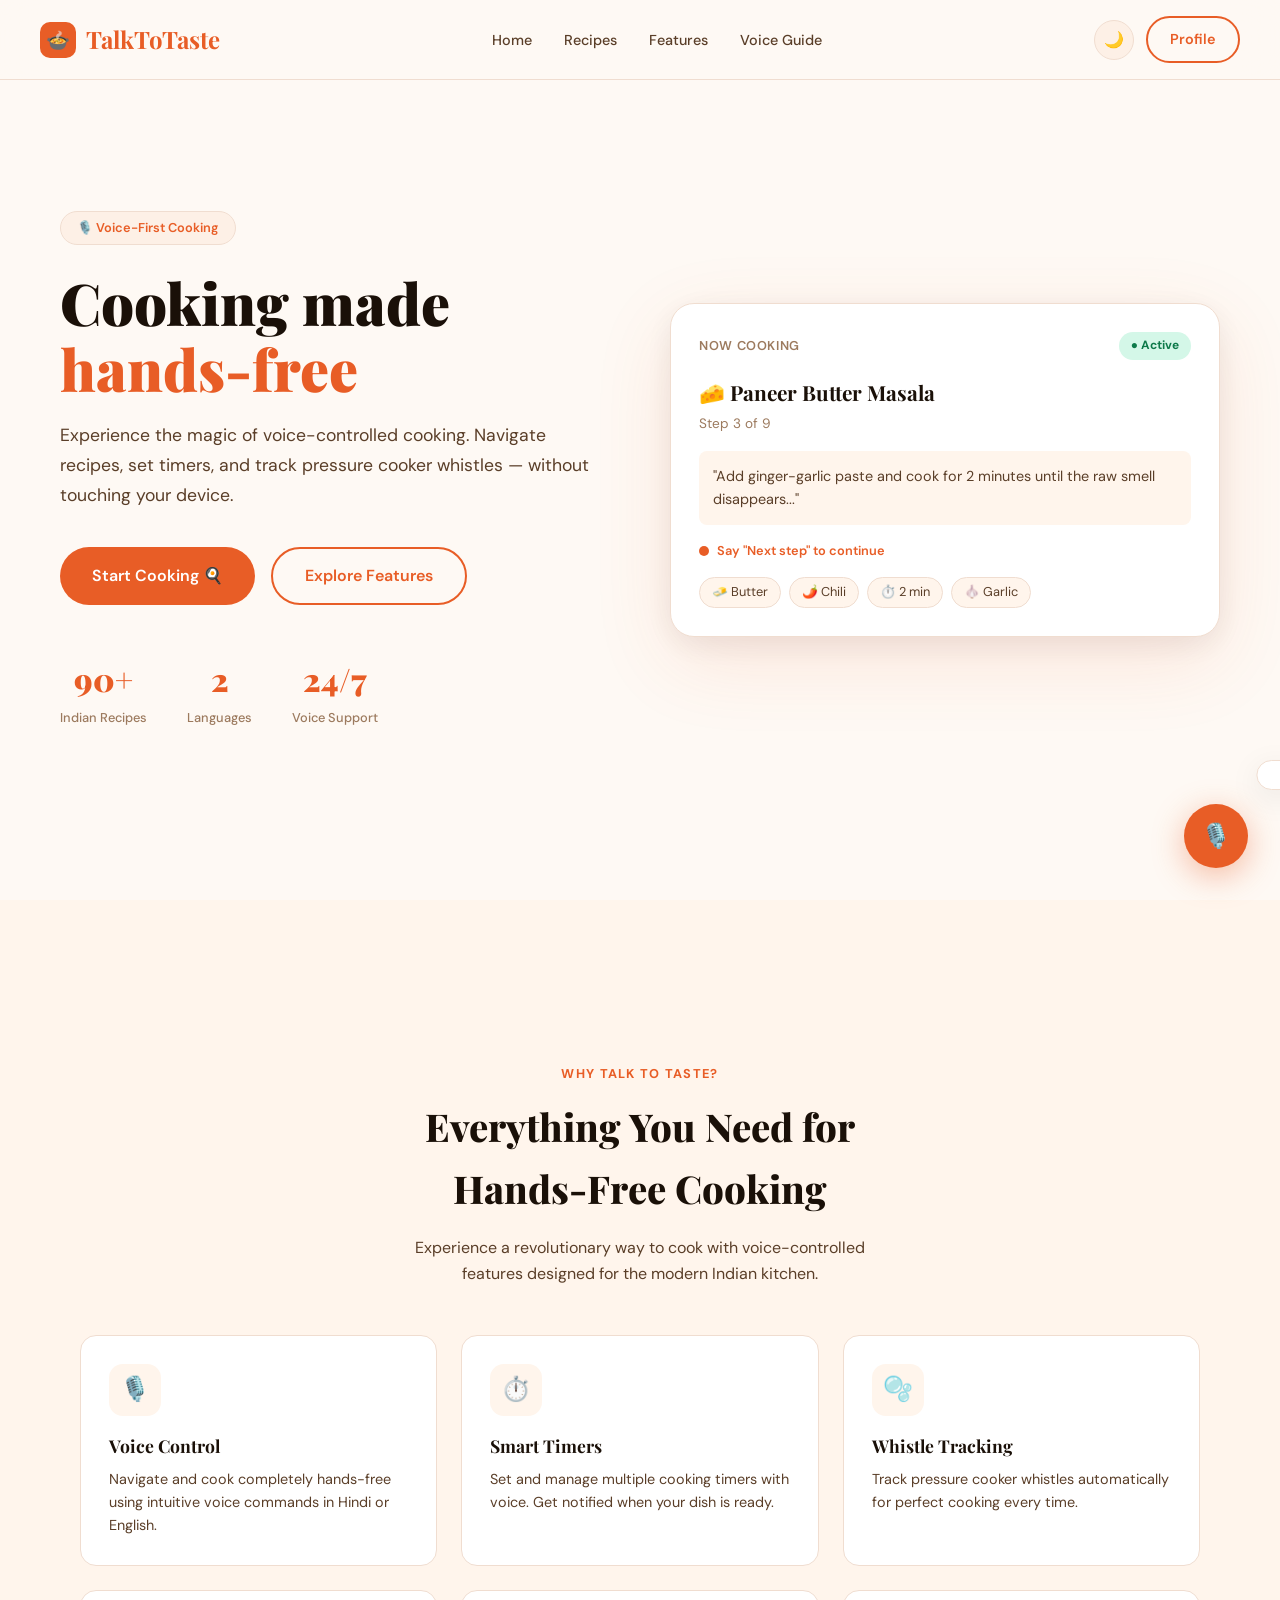
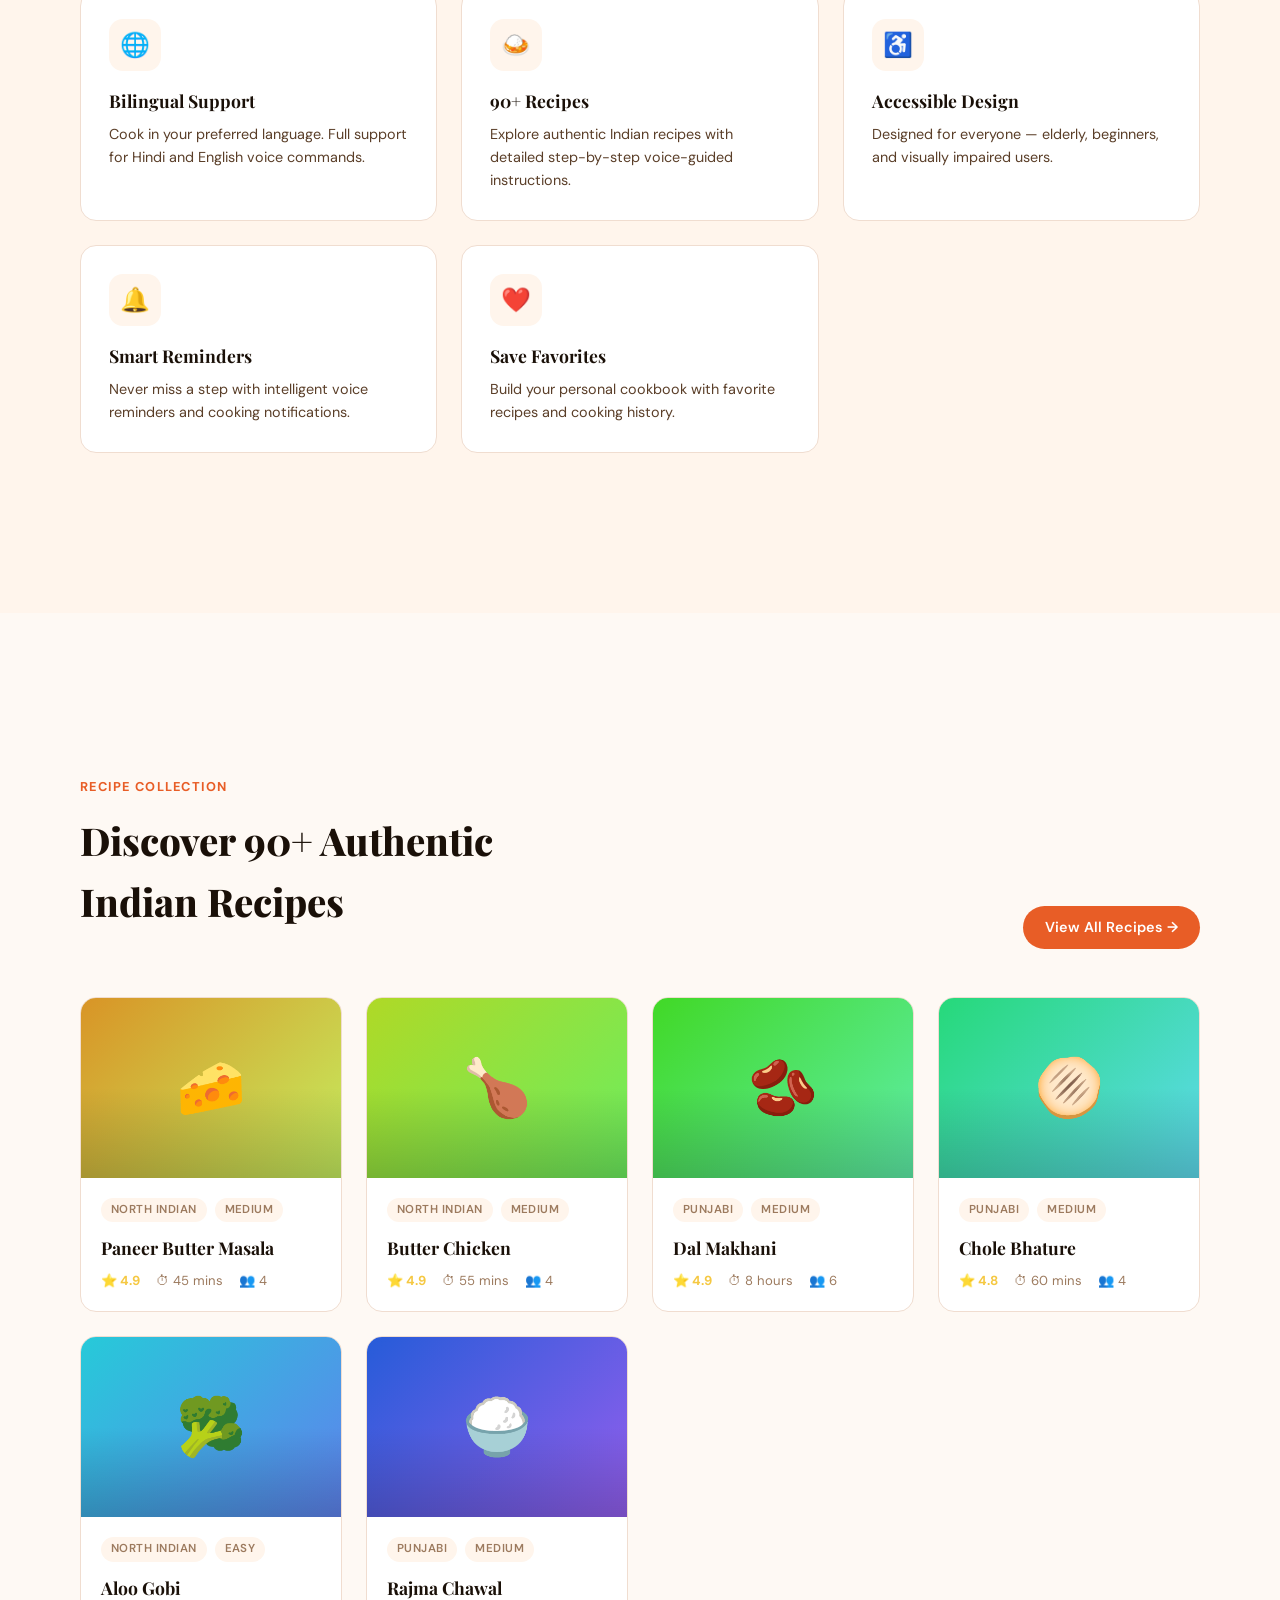
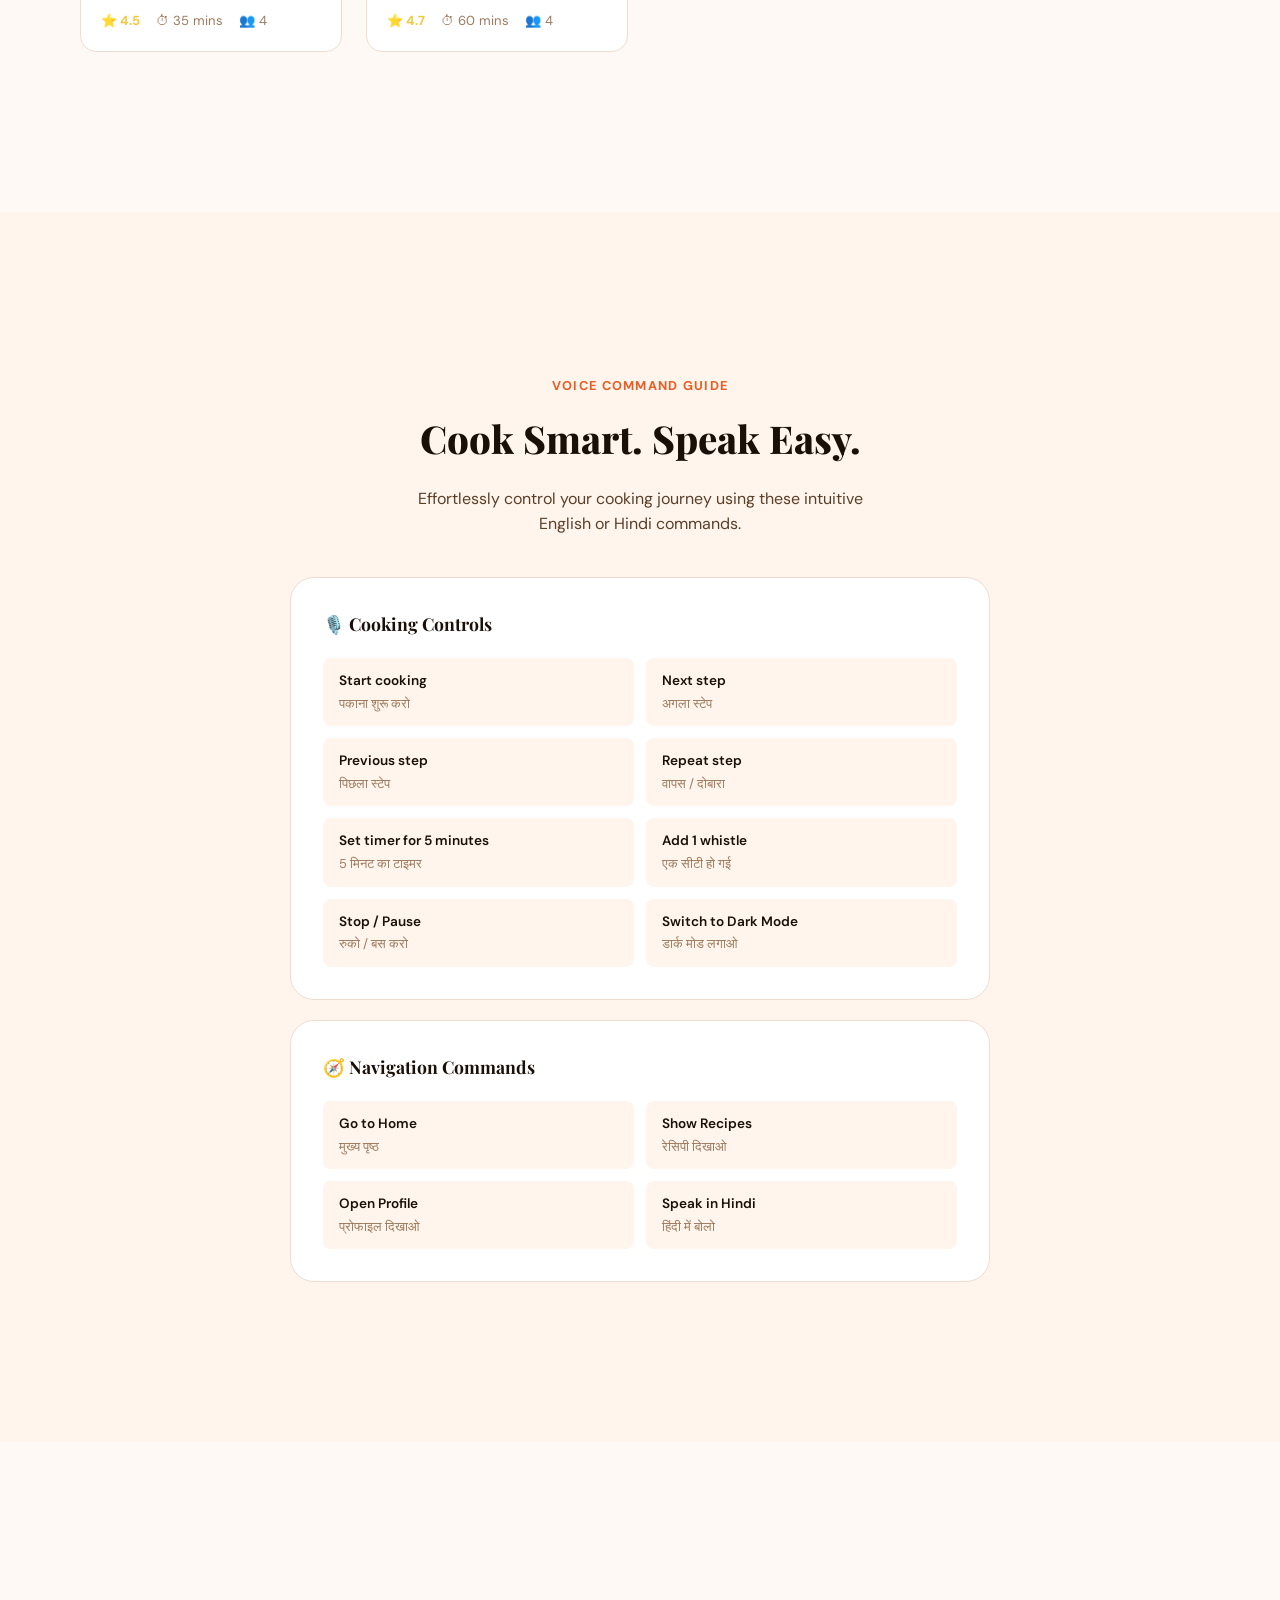
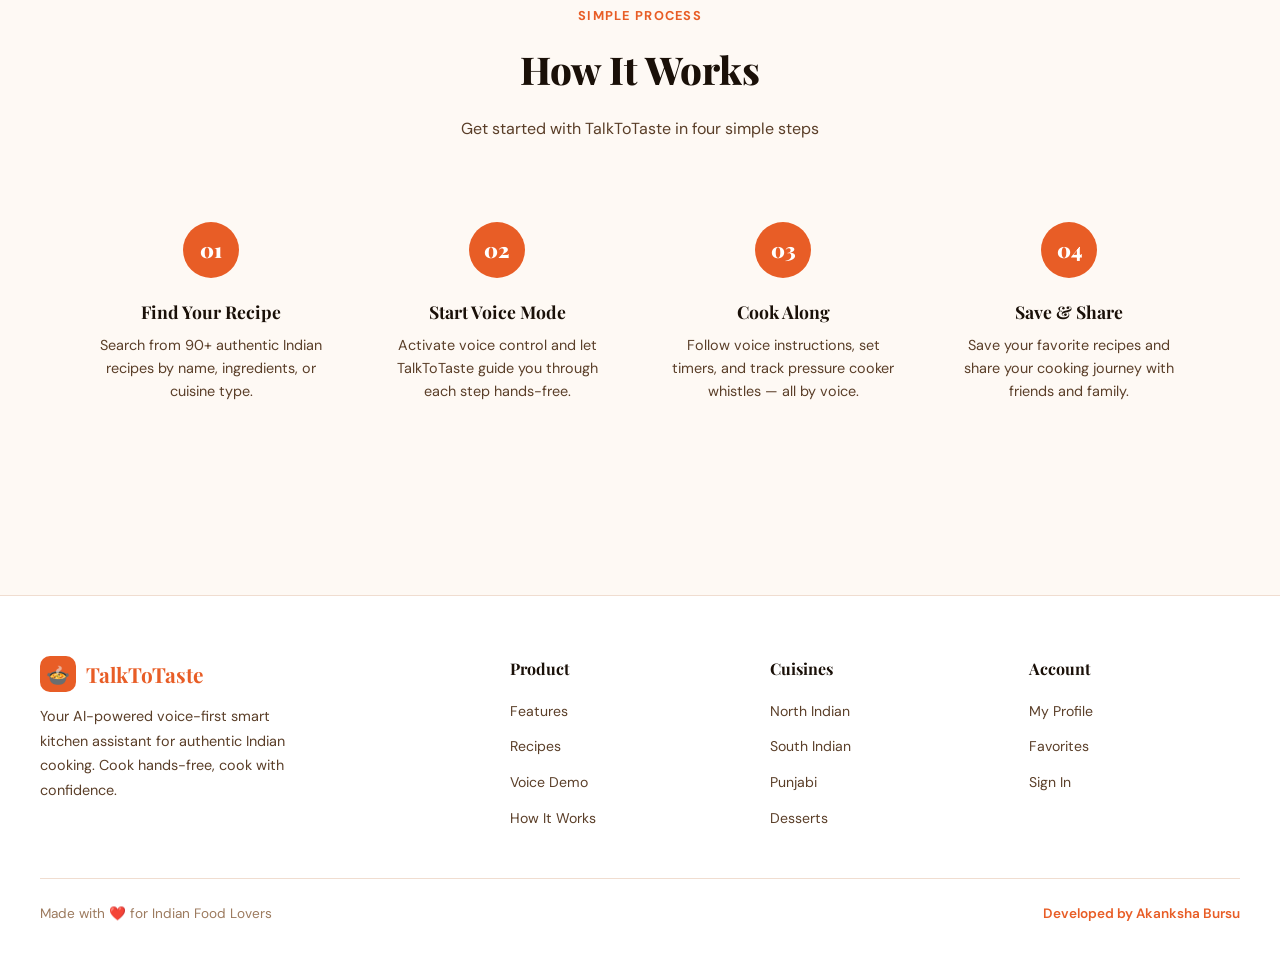
<file: index.html>
<!DOCTYPE html>
<html lang="en">
<head>
  <meta charset="UTF-8" />
  <meta name="viewport" content="width=device-width, initial-scale=1, maximum-scale=1, user-scalable=no" />
  <meta name="description" content="Your AI-powered voice-first smart kitchen assistant for authentic Indian cooking. Cook hands-free with step-by-step voice guidance in Hindi and English." />
  <meta name="keywords" content="cooking assistant, voice cooking, Indian recipes, hands-free cooking, AI kitchen, Hindi recipes" />
  <title>TalkToTaste – Voice Controlled Cooking Assistant</title>
  <link rel="stylesheet" href="css/style.css" />
  <link rel="preconnect" href="https://fonts.googleapis.com" />
  <link href="https://fonts.googleapis.com/css2?family=Playfair+Display:wght@400;600;700;900&family=DM+Sans:wght@300;400;500;600&display=swap" rel="stylesheet" />
  <style>
    .hero-section {
      min-height: 100vh;
      display: grid;
      grid-template-columns: 1fr 1fr;
      align-items: center;
      padding: 100px 60px 60px;
      max-width: 1300px;
      margin: 0 auto;
      gap: 60px;
    }
    @media (max-width: 900px) {
      .hero-section { grid-template-columns: 1fr; padding: 100px 24px 60px; }
      .hero-right { display: none; }
    }
    .section-center { text-align: center; }
    .section-center .section-subtitle { margin: 0 auto; }
    .voice-demo-box {
      background: var(--surface);
      border: 1px solid var(--border);
      border-radius: var(--radius-lg);
      padding: 32px;
      max-width: 700px;
      margin: 40px auto 0;
    }
    .voice-demo-box h3 {
      font-family: var(--font-display);
      font-size: 1.1rem;
      font-weight: 700;
      margin-bottom: 20px;
      color: var(--text);
    }
    .cmd-grid {
      display: grid;
      grid-template-columns: 1fr 1fr;
      gap: 12px;
    }
    .cmd-item {
      background: var(--bg2);
      border-radius: var(--radius-sm);
      padding: 12px 16px;
      font-size: 0.85rem;
    }
    .cmd-item .en { color: var(--text); font-weight: 600; }
    .cmd-item .hi { color: var(--text3); font-size: 0.8rem; margin-top: 2px; }
    @media (max-width: 500px) { .cmd-grid { grid-template-columns: 1fr; } }
  </style>
</head>
<body>

<!-- NAVBAR -->
<nav class="navbar">
  <a href="index.html" class="navbar-brand">
    <div class="logo-icon">🍲</div>
    TalkToTaste
  </a>
  <ul class="navbar-links">
    <li><a href="index.html">Home</a></li>
    <li><a href="recipes.html">Recipes</a></li>
    <li><a href="#features">Features</a></li>
    <li><a href="#voice-demo">Voice Guide</a></li>
  </ul>
  <div class="navbar-actions">
    <button class="theme-btn" onclick="toggleTheme()" title="Toggle dark mode">🌙</button>
    <a href="profile.html" class="btn btn-outline">Profile</a>
  </div>
</nav>

<!-- HERO -->
<div class="hero-section">
  <div class="hero-left">
    <div class="hero-badge">🎙️ Voice-First Cooking</div>
    <h1 style="font-family:var(--font-display);font-size:clamp(2.4rem,4.5vw,3.8rem);font-weight:900;line-height:1.15;margin-bottom:20px;animation:fadeInUp 0.6s ease both;">
      Cooking made <span style="color:var(--primary)">hands-free</span>
    </h1>
    <p style="font-size:1.1rem;color:var(--text2);margin-bottom:36px;line-height:1.7;animation:fadeInUp 0.6s ease 0.1s both;">
      Experience the magic of voice-controlled cooking. Navigate recipes, set timers, and track pressure cooker whistles — without touching your device.
    </p>
    <div style="display:flex;gap:16px;flex-wrap:wrap;animation:fadeInUp 0.6s ease 0.2s both;">
      <a href="recipes.html" class="btn btn-primary" style="font-size:1rem;padding:14px 32px;">Start Cooking 🍳</a>
      <a href="#features" class="btn btn-outline" style="font-size:1rem;padding:14px 32px;">Explore Features</a>
    </div>
    <div class="hero-stats" style="margin-top:48px;animation:fadeInUp 0.6s ease 0.3s both;">
      <div class="stat"><span class="stat-num">90+</span><span class="stat-label">Indian Recipes</span></div>
      <div class="stat"><span class="stat-num">2</span><span class="stat-label">Languages</span></div>
      <div class="stat"><span class="stat-num">24/7</span><span class="stat-label">Voice Support</span></div>
    </div>
  </div>

  <div class="hero-right">
    <!-- Live Demo Card -->
    <div class="cooking-card" style="animation:fadeInUp 0.7s ease 0.3s both;">
      <div class="card-header">
        <span class="card-title">Now Cooking</span>
        <span class="status-badge">● Active</span>
      </div>
      <div class="recipe-name">🧀 Paneer Butter Masala</div>
      <div class="step-info">Step 3 of 9</div>
      <div class="step-text">
        "Add ginger-garlic paste and cook for 2 minutes until the raw smell disappears..."
      </div>
      <div class="voice-hint">
        <div class="pulse-dot"></div>
        Say "Next step" to continue
      </div>
      <div class="ingredient-chips">
        <span class="chip">🧈 Butter</span>
        <span class="chip">🌶️ Chili</span>
        <span class="chip">⏱️ 2 min</span>
        <span class="chip">🧄 Garlic</span>
      </div>
    </div>
  </div>
</div>

<!-- FEATURES -->
<section id="features" style="background:var(--bg2);padding:80px 0;">
  <div class="section">
    <div class="section-center">
      <span class="section-tag">Why Talk to Taste?</span>
      <h2 class="section-title">Everything You Need for<br>Hands-Free Cooking</h2>
      <p class="section-subtitle">Experience a revolutionary way to cook with voice-controlled features designed for the modern Indian kitchen.</p>
    </div>
    <div class="features-grid">
      <div class="feature-card">
        <div class="feature-icon">🎙️</div>
        <div class="feature-title">Voice Control</div>
        <p class="feature-desc">Navigate and cook completely hands-free using intuitive voice commands in Hindi or English.</p>
      </div>
      <div class="feature-card">
        <div class="feature-icon">⏱️</div>
        <div class="feature-title">Smart Timers</div>
        <p class="feature-desc">Set and manage multiple cooking timers with voice. Get notified when your dish is ready.</p>
      </div>
      <div class="feature-card">
        <div class="feature-icon">🫧</div>
        <div class="feature-title">Whistle Tracking</div>
        <p class="feature-desc">Track pressure cooker whistles automatically for perfect cooking every time.</p>
      </div>
      <div class="feature-card">
        <div class="feature-icon">🌐</div>
        <div class="feature-title">Bilingual Support</div>
        <p class="feature-desc">Cook in your preferred language. Full support for Hindi and English voice commands.</p>
      </div>
      <div class="feature-card">
        <div class="feature-icon">🍛</div>
        <div class="feature-title">90+ Recipes</div>
        <p class="feature-desc">Explore authentic Indian recipes with detailed step-by-step voice-guided instructions.</p>
      </div>
      <div class="feature-card">
        <div class="feature-icon">♿</div>
        <div class="feature-title">Accessible Design</div>
        <p class="feature-desc">Designed for everyone — elderly, beginners, and visually impaired users.</p>
      </div>
      <div class="feature-card">
        <div class="feature-icon">🔔</div>
        <div class="feature-title">Smart Reminders</div>
        <p class="feature-desc">Never miss a step with intelligent voice reminders and cooking notifications.</p>
      </div>
      <div class="feature-card">
        <div class="feature-icon">❤️</div>
        <div class="feature-title">Save Favorites</div>
        <p class="feature-desc">Build your personal cookbook with favorite recipes and cooking history.</p>
      </div>
    </div>
  </div>
</section>

<!-- RECIPE PREVIEW -->
<section style="padding:80px 0;">
  <div class="section">
    <div style="display:flex;align-items:flex-end;justify-content:space-between;flex-wrap:wrap;gap:16px;margin-bottom:48px;">
      <div>
        <span class="section-tag">Recipe Collection</span>
        <h2 class="section-title">Discover 90+ Authentic<br>Indian Recipes</h2>
      </div>
      <a href="recipes.html" class="btn btn-primary">View All Recipes →</a>
    </div>
    <div class="recipes-grid" id="recipeGrid"></div>
  </div>
</section>

<!-- VOICE COMMANDS -->
<section id="voice-demo" style="background:var(--bg2);padding:80px 0;">
  <div class="section">
    <div class="section-center">
      <span class="section-tag">Voice Command Guide</span>
      <h2 class="section-title">Cook Smart. Speak Easy.</h2>
      <p class="section-subtitle">Effortlessly control your cooking journey using these intuitive English or Hindi commands.</p>
    </div>
    <div class="voice-demo-box">
      <h3>🎙️ Cooking Controls</h3>
      <div class="cmd-grid">
        <div class="cmd-item"><div class="en">Start cooking</div><div class="hi">पकाना शुरू करो</div></div>
        <div class="cmd-item"><div class="en">Next step</div><div class="hi">अगला स्टेप</div></div>
        <div class="cmd-item"><div class="en">Previous step</div><div class="hi">पिछला स्टेप</div></div>
        <div class="cmd-item"><div class="en">Repeat step</div><div class="hi">वापस / दोबारा</div></div>
        <div class="cmd-item"><div class="en">Set timer for 5 minutes</div><div class="hi">5 मिनट का टाइमर</div></div>
        <div class="cmd-item"><div class="en">Add 1 whistle</div><div class="hi">एक सीटी हो गई</div></div>
        <div class="cmd-item"><div class="en">Stop / Pause</div><div class="hi">रुको / बस करो</div></div>
        <div class="cmd-item"><div class="en">Switch to Dark Mode</div><div class="hi">डार्क मोड लगाओ</div></div>
      </div>
    </div>
    <div class="voice-demo-box" style="margin-top:20px;">
      <h3>🧭 Navigation Commands</h3>
      <div class="cmd-grid">
        <div class="cmd-item"><div class="en">Go to Home</div><div class="hi">मुख्य पृष्ठ</div></div>
        <div class="cmd-item"><div class="en">Show Recipes</div><div class="hi">रेसिपी दिखाओ</div></div>
        <div class="cmd-item"><div class="en">Open Profile</div><div class="hi">प्रोफाइल दिखाओ</div></div>
        <div class="cmd-item"><div class="en">Speak in Hindi</div><div class="hi">हिंदी में बोलो</div></div>
      </div>
    </div>
  </div>
</section>

<!-- HOW IT WORKS -->
<section id="how-it-works" style="padding:80px 0;">
  <div class="section">
    <div class="section-center">
      <span class="section-tag">Simple Process</span>
      <h2 class="section-title">How It Works</h2>
      <p class="section-subtitle">Get started with TalkToTaste in four simple steps</p>
    </div>
    <div class="steps-grid">
      <div class="step-card">
        <div class="step-num">01</div>
        <div class="step-title">Find Your Recipe</div>
        <p class="step-desc">Search from 90+ authentic Indian recipes by name, ingredients, or cuisine type.</p>
      </div>
      <div class="step-card">
        <div class="step-num">02</div>
        <div class="step-title">Start Voice Mode</div>
        <p class="step-desc">Activate voice control and let TalkToTaste guide you through each step hands-free.</p>
      </div>
      <div class="step-card">
        <div class="step-num">03</div>
        <div class="step-title">Cook Along</div>
        <p class="step-desc">Follow voice instructions, set timers, and track pressure cooker whistles — all by voice.</p>
      </div>
      <div class="step-card">
        <div class="step-num">04</div>
        <div class="step-title">Save & Share</div>
        <p class="step-desc">Save your favorite recipes and share your cooking journey with friends and family.</p>
      </div>
    </div>
  </div>
</section>

<!-- FOOTER -->
<footer>
  <div class="footer-grid">
    <div class="footer-brand">
      <div class="navbar-brand" style="font-size:1.3rem;">
        <div class="logo-icon">🍲</div> TalkToTaste
      </div>
      <p>Your AI-powered voice-first smart kitchen assistant for authentic Indian cooking. Cook hands-free, cook with confidence.</p>
    </div>
    <div class="footer-col">
      <h4>Product</h4>
      <ul>
        <li><a href="#features">Features</a></li>
        <li><a href="recipes.html">Recipes</a></li>
        <li><a href="#voice-demo">Voice Demo</a></li>
        <li><a href="#how-it-works">How It Works</a></li>
      </ul>
    </div>
    <div class="footer-col">
      <h4>Cuisines</h4>
      <ul>
        <li><a href="recipes.html?cuisine=north-indian">North Indian</a></li>
        <li><a href="recipes.html?cuisine=south-indian">South Indian</a></li>
        <li><a href="recipes.html?cuisine=punjabi">Punjabi</a></li>
        <li><a href="recipes.html?cuisine=desserts">Desserts</a></li>
      </ul>
    </div>
    <div class="footer-col">
      <h4>Account</h4>
      <ul>
        <li><a href="profile.html">My Profile</a></li>
        <li><a href="profile.html">Favorites</a></li>
        <li><a href="login.html">Sign In</a></li>
      </ul>
    </div>
  </div>
  <div class="footer-bottom">
    <span>Made with ❤️ for Indian Food Lovers</span>
    <span style="font-weight:600;color:var(--primary);">Developed by Akanksha Bursu</span>
  </div>
</footer>

<!-- Voice FAB -->
<div class="voice-indicator">
  <button class="mic-btn" id="micBtn" onclick="voice.toggle()" title="Start voice control">🎙️</button>
</div>
<div class="toast" id="toast"></div>

<script src="js/recipes.js"></script>
<script src="js/timer.js"></script>
<script src="js/voice.js"></script>
<script>
  // Render preview recipes
  const grid = document.getElementById('recipeGrid');
  RECIPES.slice(0, 6).forEach(r => {
    const card = document.createElement('a');
    card.href = `recipe-detail.html?id=${r.id}`;
    card.className = 'recipe-card';
    card.innerHTML = `
      <div class="recipe-thumb" style="background:linear-gradient(135deg,hsl(${r.id*37},70%,50%),hsl(${r.id*37+40},80%,65%));">
        <span style="font-size:3.5rem;position:relative;z-index:1;">${r.emoji}</span>
      </div>
      <div class="recipe-info">
        <div class="recipe-tags">
          <span class="tag">${r.cuisine}</span>
          <span class="tag">${r.difficulty}</span>
        </div>
        <div class="recipe-card-title">${r.name}</div>
        <div class="recipe-meta">
          <span class="recipe-rating">⭐ ${r.rating}</span>
          <span>⏱ ${r.time}</span>
          <span>👥 ${r.servings}</span>
        </div>
      </div>`;
    grid.appendChild(card);
  });

  // Voice status
  const micBtn = document.getElementById('micBtn');
  voice.onStatusChange = (listening) => {
    micBtn.classList.toggle('listening', listening);
    micBtn.textContent = listening ? '⏹️' : '🎙️';
  };
  voice.onCommand = (text) => {
    showToast(`🎙️ "${text}"`);
  };

  // Theme toggle
  function toggleTheme() {
    const isDark = document.body.getAttribute('data-theme') === 'dark';
    if (isDark) { document.body.removeAttribute('data-theme'); localStorage.setItem('theme','light'); }
    else { document.body.setAttribute('data-theme','dark'); localStorage.setItem('theme','dark'); }
  }
</script>
</body>
</html>
</file>
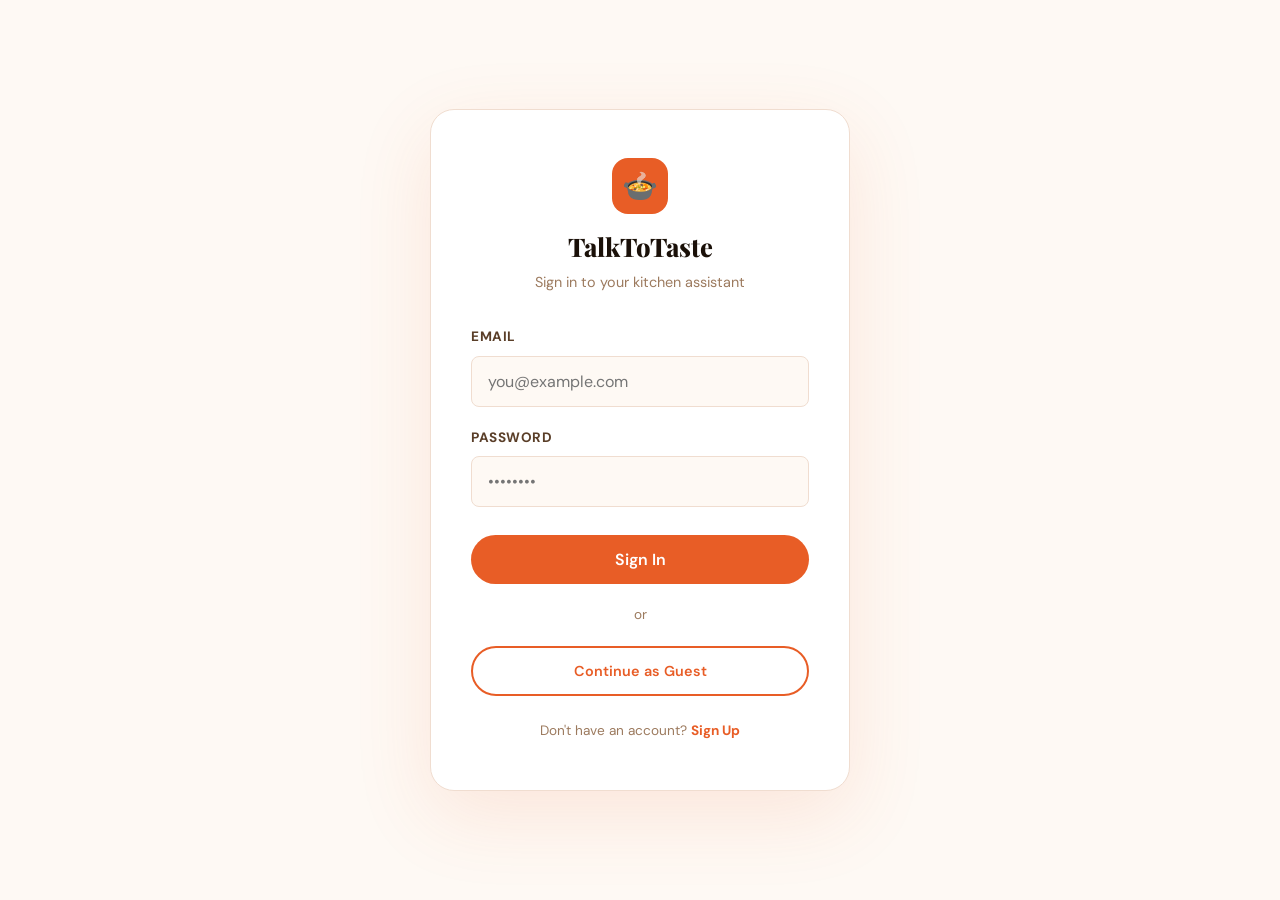
<file: login.html>
<!DOCTYPE html>
<html lang="en">
<head>
  <meta charset="UTF-8" />
  <meta name="viewport" content="width=device-width, initial-scale=1" />
  <title>Sign In – TalkToTaste</title>
  <link rel="stylesheet" href="css/style.css" />
  <link href="https://fonts.googleapis.com/css2?family=Playfair+Display:wght@400;600;700;900&family=DM+Sans:wght@300;400;500;600&display=swap" rel="stylesheet" />
  <style>
    .login-page { min-height: 100vh; display: flex; align-items: center; justify-content: center; padding: 40px 20px; }
    .login-card { background: var(--surface); border: 1px solid var(--border); border-radius: var(--radius-lg); padding: 48px 40px; width: 100%; max-width: 420px; box-shadow: 0 24px 80px var(--shadow); }
    .login-logo { text-align: center; margin-bottom: 32px; }
    .login-logo .logo-icon { width: 56px; height: 56px; background: var(--primary); border-radius: 16px; display: flex; align-items: center; justify-content: center; font-size: 1.8rem; margin: 0 auto 12px; }
    .form-group { margin-bottom: 20px; }
    .form-group label { display: block; font-size: 0.85rem; font-weight: 700; color: var(--text2); margin-bottom: 8px; text-transform: uppercase; letter-spacing: 0.04em; }
    .form-group input {
      width: 100%; padding: 14px 16px; border: 1.5px solid var(--border);
      border-radius: var(--radius-sm); background: var(--bg); color: var(--text);
      font-family: var(--font-body); font-size: 1rem; outline: none;
      transition: border-color 0.2s;
    }
    .form-group input:focus { border-color: var(--primary); }
    .divider { text-align: center; color: var(--text3); font-size: 0.85rem; margin: 20px 0; }
    @media (max-width: 480px) { .login-card { padding: 36px 24px; } }
  </style>
</head>
<body>
<div class="login-page">
  <div class="login-card">
    <div class="login-logo">
      <div class="logo-icon">🍲</div>
      <h1 style="font-family:var(--font-display);font-size:1.6rem;font-weight:800;color:var(--text);">TalkToTaste</h1>
      <p style="color:var(--text3);font-size:0.9rem;margin-top:4px;">Sign in to your kitchen assistant</p>
    </div>
    <div class="form-group">
      <label>Email</label>
      <input type="email" placeholder="you@example.com" id="emailInput" />
    </div>
    <div class="form-group">
      <label>Password</label>
      <input type="password" placeholder="••••••••" id="passInput" />
    </div>
    <button class="btn btn-primary" style="width:100%;justify-content:center;padding:14px;font-size:1rem;margin-top:8px;" onclick="doLogin()">Sign In</button>
    <div class="divider">or</div>
    <button class="btn btn-outline" style="width:100%;justify-content:center;padding:14px;" onclick="doGuest()">Continue as Guest</button>
    <p style="text-align:center;margin-top:24px;color:var(--text3);font-size:0.85rem;">
      Don't have an account? <a href="#" style="color:var(--primary);font-weight:700;">Sign Up</a>
    </p>
  </div>
</div>
<script src="js/timer.js"></script>
<script>
  function doLogin() {
    const e = document.getElementById('emailInput').value;
    if (!e) { alert('Please enter your email'); return; }
    window.location.href = 'profile.html';
  }
  function doGuest() { window.location.href = 'index.html'; }
</script>
</body>
</html>
</file>
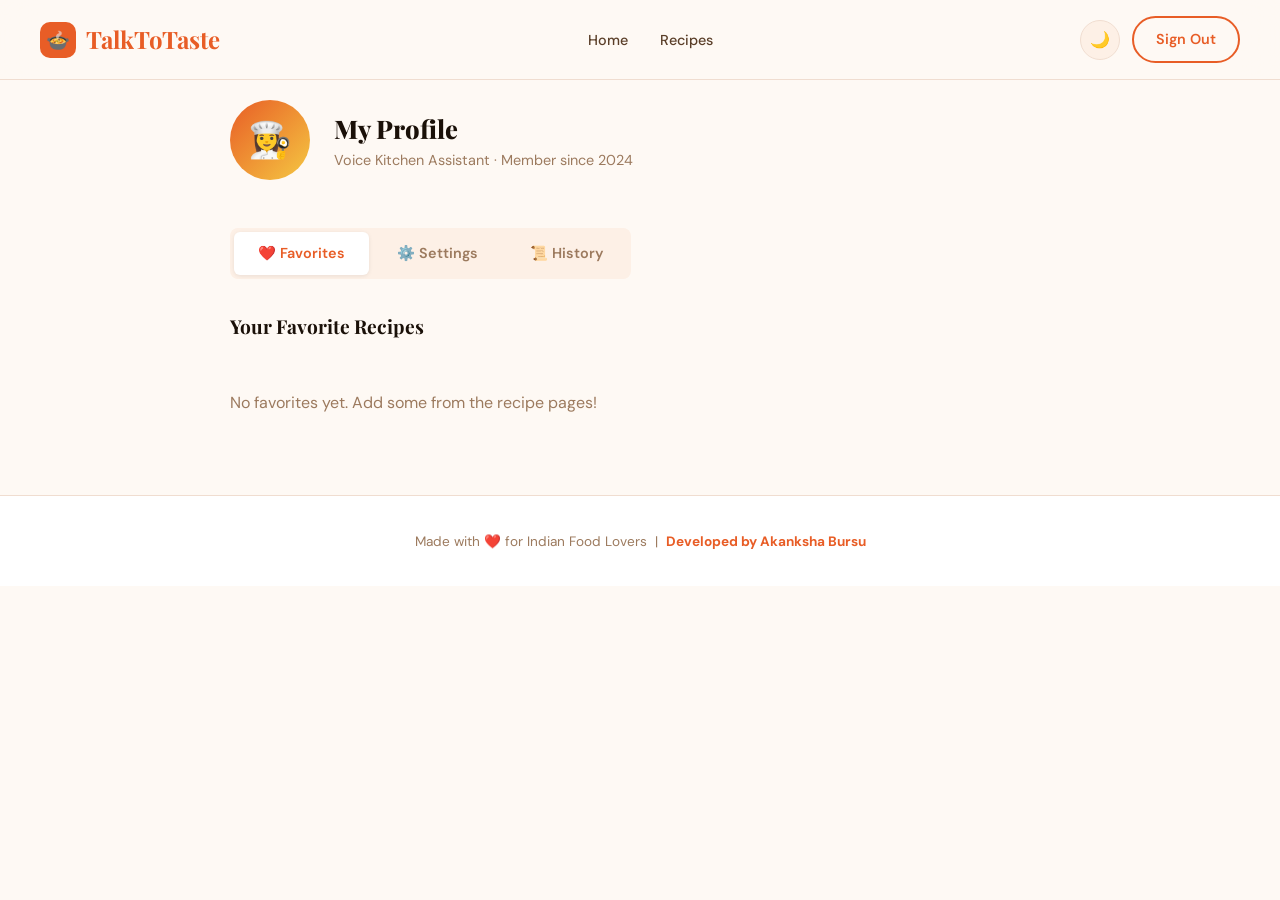
<file: profile.html>
<!DOCTYPE html>
<html lang="en">
<head>
  <meta charset="UTF-8" />
  <meta name="viewport" content="width=device-width, initial-scale=1" />
  <title>Profile – TalkToTaste</title>
  <link rel="stylesheet" href="css/style.css" />
  <link href="https://fonts.googleapis.com/css2?family=Playfair+Display:wght@400;600;700;900&family=DM+Sans:wght@300;400;500;600&display=swap" rel="stylesheet" />
  <style>
    .profile-page { padding: 100px 40px 80px; max-width: 900px; margin: 0 auto; }
    .profile-header { display: flex; align-items: center; gap: 24px; margin-bottom: 48px; }
    .avatar { width: 80px; height: 80px; border-radius: 50%; background: linear-gradient(135deg, var(--primary), var(--accent)); display: flex; align-items: center; justify-content: center; font-size: 2.2rem; }
    .profile-info h2 { font-family: var(--font-display); font-size: 1.6rem; font-weight: 800; }
    .profile-info p { color: var(--text3); font-size: 0.9rem; }
    .profile-tabs { display: flex; gap: 4px; background: var(--surface2); border-radius: var(--radius-sm); padding: 4px; margin-bottom: 32px; width: fit-content; }
    .ptab { padding: 10px 24px; border-radius: 6px; font-size: 0.9rem; font-weight: 600; cursor: pointer; color: var(--text3); transition: all 0.2s; }
    .ptab.active { background: var(--surface); color: var(--primary); box-shadow: 0 1px 4px var(--shadow2); }
    .pref-item { display: flex; align-items: center; justify-content: space-between; padding: 16px 0; border-bottom: 1px solid var(--border); }
    .pref-label { font-weight: 600; color: var(--text); }
    .pref-sub { font-size: 0.85rem; color: var(--text3); margin-top: 2px; }
    .toggle { width: 48px; height: 26px; background: var(--border); border-radius: 100px; cursor: pointer; position: relative; transition: background 0.2s; border: none; }
    .toggle.on { background: var(--primary); }
    .toggle::after { content: ''; position: absolute; top: 3px; left: 3px; width: 20px; height: 20px; border-radius: 50%; background: white; transition: left 0.2s; }
    .toggle.on::after { left: 25px; }
    @media (max-width: 600px) { .profile-page { padding: 90px 20px 60px; } }
  </style>
</head>
<body>
<nav class="navbar">
  <a href="index.html" class="navbar-brand"><div class="logo-icon">🍲</div> TalkToTaste</a>
  <ul class="navbar-links">
    <li><a href="index.html">Home</a></li>
    <li><a href="recipes.html">Recipes</a></li>
  </ul>
  <div class="navbar-actions">
    <button class="theme-btn" onclick="toggleTheme()">🌙</button>
    <a href="login.html" class="btn btn-outline">Sign Out</a>
  </div>
</nav>

<div class="profile-page">
  <div class="profile-header">
    <div class="avatar">👩‍🍳</div>
    <div class="profile-info">
      <h2>My Profile</h2>
      <p>Voice Kitchen Assistant · Member since 2024</p>
    </div>
  </div>

  <div class="profile-tabs">
    <div class="ptab active" onclick="showTab('favorites',this)">❤️ Favorites</div>
    <div class="ptab" onclick="showTab('settings',this)">⚙️ Settings</div>
    <div class="ptab" onclick="showTab('history',this)">📜 History</div>
  </div>

  <!-- Favorites -->
  <div id="tab-favorites">
    <h3 style="font-family:var(--font-display);font-size:1.2rem;font-weight:700;margin-bottom:20px;">Your Favorite Recipes</h3>
    <div class="recipes-grid" id="favGrid">
      <p style="color:var(--text3);grid-column:1/-1;">No favorites yet. Add some from the recipe pages!</p>
    </div>
  </div>

  <!-- Settings -->
  <div id="tab-settings" style="display:none;">
    <h3 style="font-family:var(--font-display);font-size:1.2rem;font-weight:700;margin-bottom:20px;">Preferences</h3>
    <div class="pref-item">
      <div><div class="pref-label">Dark Mode</div><div class="pref-sub">Switch to dark theme for cooking at night</div></div>
      <button class="toggle" id="darkToggle" onclick="toggleDark(this)"></button>
    </div>
    <div class="pref-item">
      <div><div class="pref-label">Voice Language</div><div class="pref-sub">Default voice command language</div></div>
      <select style="border:1.5px solid var(--border);border-radius:8px;padding:8px 12px;background:var(--surface);color:var(--text);font-family:var(--font-body);" onchange="voice.setLanguage(this.value)">
        <option value="en-IN">English (India)</option>
        <option value="hi-IN">हिंदी</option>
      </select>
    </div>
    <div class="pref-item">
      <div><div class="pref-label">Auto-read Steps</div><div class="pref-sub">Automatically read each step aloud</div></div>
      <button class="toggle on" id="autoReadToggle" onclick="this.classList.toggle('on')"></button>
    </div>
    <div class="pref-item">
      <div><div class="pref-label">Timer Alerts</div><div class="pref-sub">Voice alerts when timers complete</div></div>
      <button class="toggle on" id="timerToggle" onclick="this.classList.toggle('on')"></button>
    </div>
  </div>

  <!-- History -->
  <div id="tab-history" style="display:none;">
    <h3 style="font-family:var(--font-display);font-size:1.2rem;font-weight:700;margin-bottom:20px;">Cooking History</h3>
    <div style="text-align:center;padding:60px 0;color:var(--text3);">
      <div style="font-size:3rem;margin-bottom:16px;">🍳</div>
      <p>No cooking sessions yet.<br>Start cooking to track your history!</p>
      <a href="recipes.html" class="btn btn-primary" style="margin-top:24px;">Browse Recipes</a>
    </div>
  </div>
</div>

<footer style="text-align:center;padding:32px;background:var(--surface);border-top:1px solid var(--border);">
  <span style="color:var(--text3);font-size:0.85rem;">Made with ❤️ for Indian Food Lovers &nbsp;|&nbsp; </span>
  <span style="font-weight:700;color:var(--primary);font-size:0.85rem;">Developed by Akanksha Bursu</span>
</footer>

<script src="js/recipes.js"></script>
<script src="js/timer.js"></script>
<script src="js/voice.js"></script>
<script>
  function showTab(tab, el) {
    document.querySelectorAll('[id^="tab-"]').forEach(t => t.style.display = 'none');
    document.getElementById('tab-' + tab).style.display = 'block';
    document.querySelectorAll('.ptab').forEach(t => t.classList.remove('active'));
    el.classList.add('active');
  }

  // Load favorites
  const favIds = getFavorites();
  const favGrid = document.getElementById('favGrid');
  if (favIds.length) {
    favGrid.innerHTML = '';
    favIds.forEach(id => {
      const r = getRecipe(id);
      if (!r) return;
      const card = document.createElement('a');
      card.href = `recipe-detail.html?id=${r.id}`;
      card.className = 'recipe-card';
      card.innerHTML = `
        <div class="recipe-thumb" style="background:linear-gradient(135deg,hsl(${r.id*37},70%,50%),hsl(${r.id*37+40},80%,65%));">
          <span style="font-size:3rem;position:relative;z-index:1;">${r.emoji}</span>
        </div>
        <div class="recipe-info">
          <div class="recipe-tags"><span class="tag">${r.cuisine}</span></div>
          <div class="recipe-card-title">${r.name}</div>
          <div class="recipe-meta"><span class="recipe-rating">⭐ ${r.rating}</span><span>⏱ ${r.time}</span></div>
        </div>`;
      favGrid.appendChild(card);
    });
  }

  // Dark toggle init
  const darkToggle = document.getElementById('darkToggle');
  if (localStorage.getItem('theme') === 'dark') darkToggle.classList.add('on');

  function toggleDark(btn) {
    btn.classList.toggle('on');
    if (btn.classList.contains('on')) { document.body.setAttribute('data-theme','dark'); localStorage.setItem('theme','dark'); }
    else { document.body.removeAttribute('data-theme'); localStorage.setItem('theme','light'); }
  }

  function toggleTheme() {
    const isDark = document.body.getAttribute('data-theme') === 'dark';
    if (isDark) { document.body.removeAttribute('data-theme'); localStorage.setItem('theme','light'); }
    else { document.body.setAttribute('data-theme','dark'); localStorage.setItem('theme','dark'); }
  }
</script>
</body>
</html>
</file>
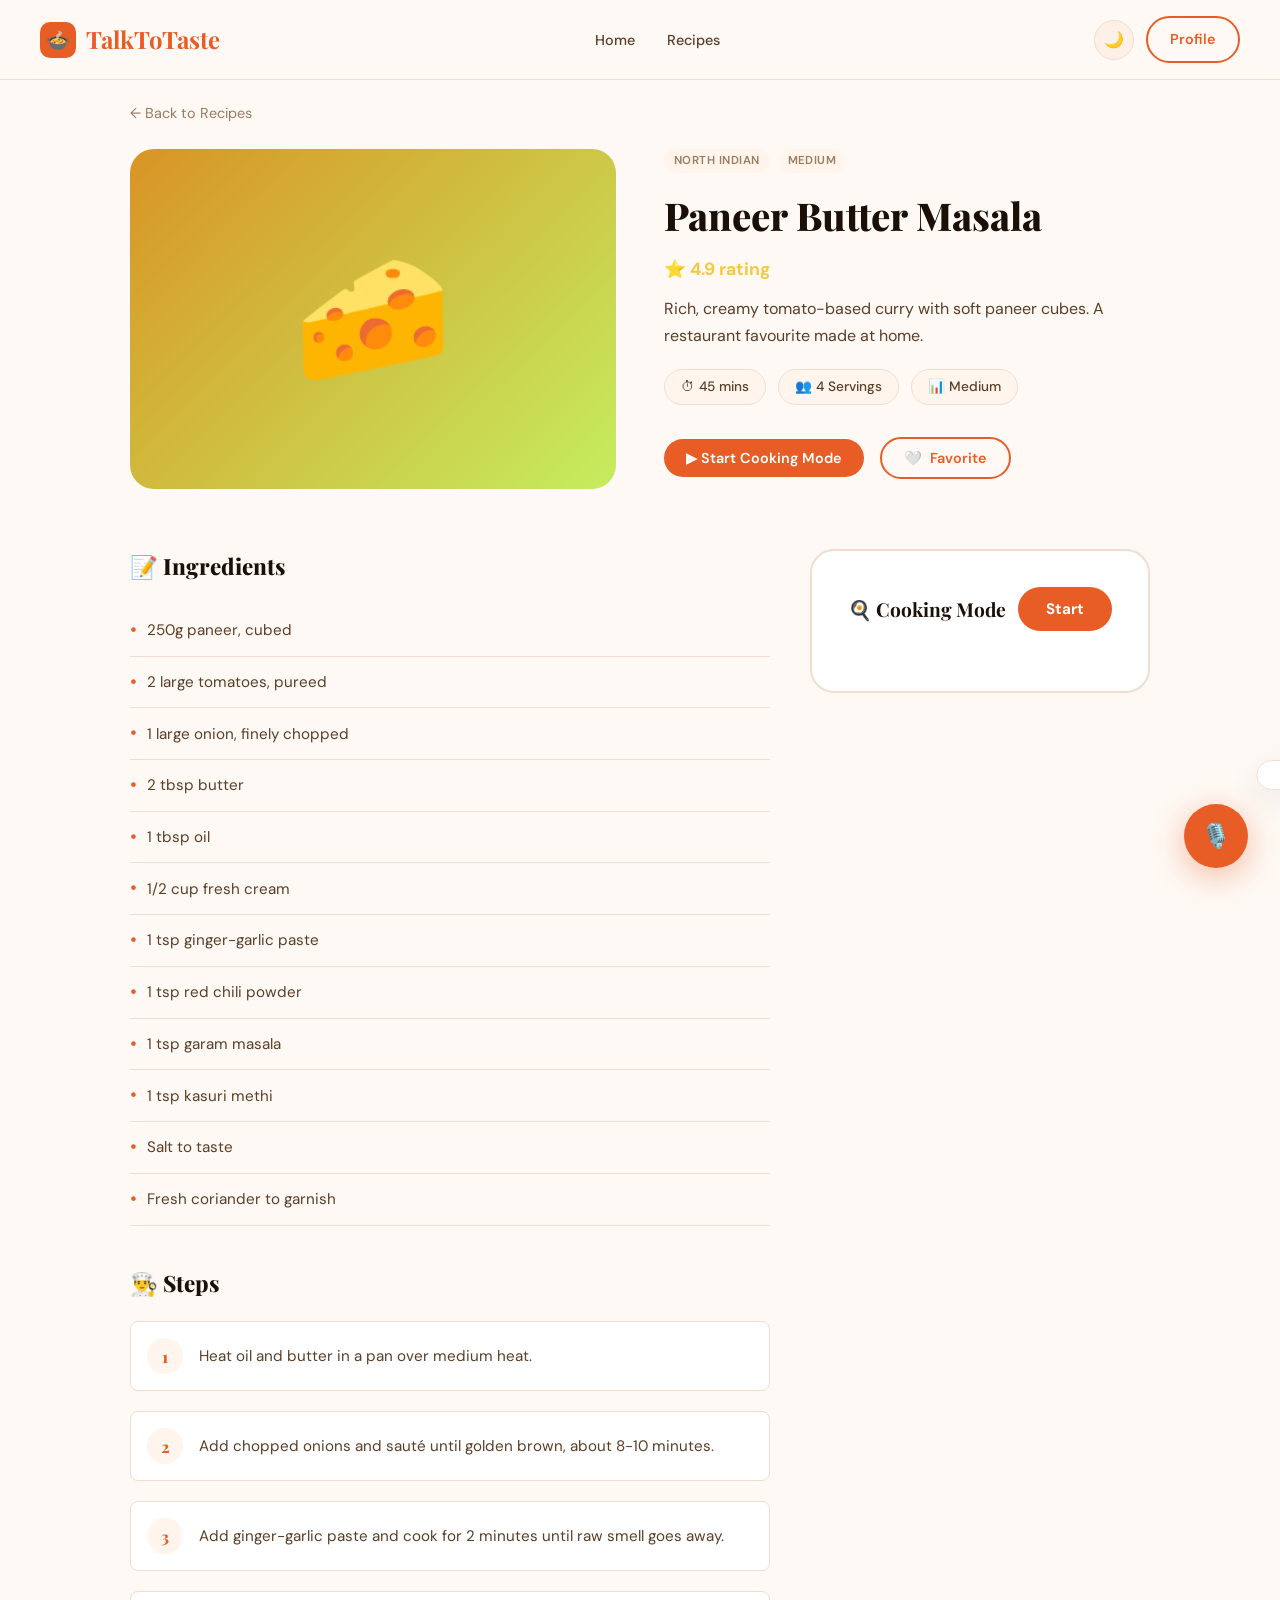
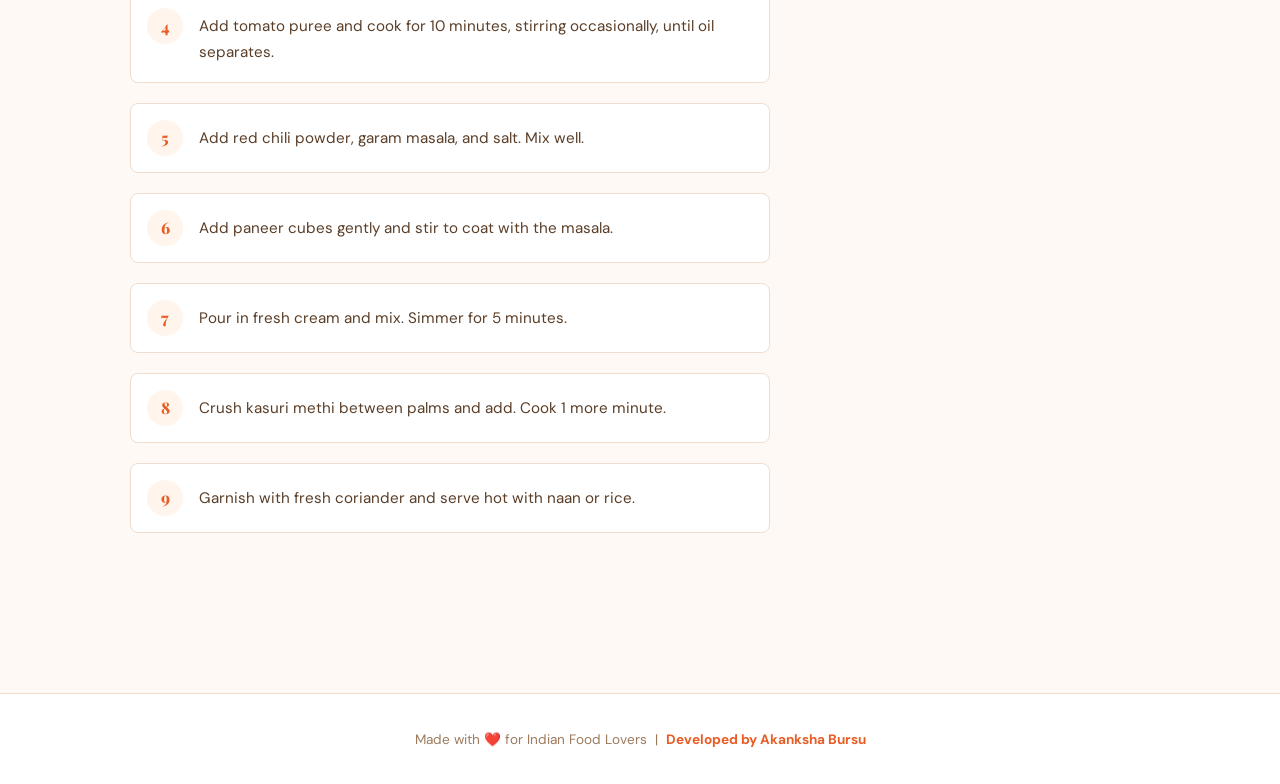
<file: recipe-detail.html>
<!DOCTYPE html>
<html lang="en">
<head>
  <meta charset="UTF-8" />
  <meta name="viewport" content="width=device-width, initial-scale=1" />
  <title>Cook – TalkToTaste</title>
  <link rel="stylesheet" href="css/style.css" />
  <link href="https://fonts.googleapis.com/css2?family=Playfair+Display:wght@400;600;700;900&family=DM+Sans:wght@300;400;500;600&display=swap" rel="stylesheet" />
  <style>
    .detail-page { padding: 100px 40px 80px; max-width: 1100px; margin: 0 auto; }
    .recipe-header { display: grid; grid-template-columns: 1fr 1fr; gap: 48px; margin-bottom: 60px; align-items: start; }
    @media (max-width: 800px) { .recipe-header { grid-template-columns: 1fr; } .detail-page { padding: 90px 20px 60px; } }
    .recipe-hero-img {
      height: 340px; border-radius: var(--radius-lg);
      display: flex; align-items: center; justify-content: center; font-size: 8rem;
    }
    .meta-pills { display: flex; gap: 12px; flex-wrap: wrap; margin: 16px 0; }
    .meta-pill { background: var(--bg2); border: 1px solid var(--border); border-radius: 100px; padding: 6px 16px; font-size: 0.85rem; color: var(--text2); font-weight: 500; }
    .ingredients-list { list-style: none; }
    .ingredients-list li { padding: 10px 0; border-bottom: 1px solid var(--border); font-size: 0.95rem; color: var(--text2); display: flex; align-items: center; gap: 10px; }
    .ingredients-list li::before { content: '•'; color: var(--primary); font-size: 1.2rem; }
    /* COOKING MODE */
    .cooking-mode {
      background: var(--surface);
      border: 2px solid var(--primary);
      border-radius: var(--radius-lg);
      padding: 36px;
      position: sticky;
      top: 100px;
    }
    .cooking-mode.inactive { border-color: var(--border); }
    .mode-header { display: flex; align-items: center; justify-content: space-between; margin-bottom: 24px; }
    .mode-title { font-family: var(--font-display); font-size: 1.2rem; font-weight: 700; }
    .start-btn {
      background: var(--primary); color: white; border: none;
      padding: 12px 28px; border-radius: 100px; cursor: pointer;
      font-family: var(--font-body); font-weight: 700; font-size: 0.95rem;
      transition: all 0.2s;
    }
    .start-btn:hover { background: var(--primary-dark); transform: translateY(-1px); }
    .step-display { margin-bottom: 20px; }
    .step-num-badge { background: var(--primary); color: white; font-size: 0.75rem; font-weight: 700; padding: 4px 12px; border-radius: 100px; display: inline-block; margin-bottom: 12px; }
    .step-content { font-size: 1rem; color: var(--text); line-height: 1.75; background: var(--bg2); border-radius: var(--radius-sm); padding: 16px; }
    .step-controls { display: flex; gap: 12px; margin-top: 20px; }
    .ctrl-btn {
      flex: 1; padding: 12px; border-radius: var(--radius-sm);
      border: 1.5px solid var(--border); background: var(--surface2);
      color: var(--text2); font-family: var(--font-body); font-weight: 600;
      cursor: pointer; font-size: 0.9rem; transition: all 0.2s;
    }
    .ctrl-btn:hover { border-color: var(--primary); color: var(--primary); }
    .ctrl-btn.primary { background: var(--primary); color: white; border-color: var(--primary); }
    .ctrl-btn.primary:hover { background: var(--primary-dark); }
    .timer-display { background: var(--bg2); border-radius: var(--radius-sm); padding: 16px; margin-top: 16px; text-align: center; display: none; }
    .timer-time { font-family: var(--font-display); font-size: 2rem; font-weight: 900; color: var(--primary); }
    .whistle-box { background: var(--bg2); border-radius: var(--radius-sm); padding: 16px; margin-top: 16px; text-align: center; display: none; }
    .whistle-count { font-family: var(--font-display); font-size: 2rem; font-weight: 900; color: var(--accent2); }
    .progress-bar { height: 4px; background: var(--border); border-radius: 2px; margin-bottom: 16px; }
    .progress-fill { height: 100%; background: var(--primary); border-radius: 2px; transition: width 0.4s ease; }
    .voice-status { display: flex; align-items: center; gap: 8px; font-size: 0.83rem; color: var(--text3); margin-top: 16px; }
  </style>
</head>
<body>
<nav class="navbar">
  <a href="index.html" class="navbar-brand"><div class="logo-icon">🍲</div> TalkToTaste</a>
  <ul class="navbar-links">
    <li><a href="index.html">Home</a></li>
    <li><a href="recipes.html">Recipes</a></li>
  </ul>
  <div class="navbar-actions">
    <button class="theme-btn" onclick="toggleTheme()">🌙</button>
    <a href="profile.html" class="btn btn-outline">Profile</a>
  </div>
</nav>

<div class="detail-page">
  <a href="recipes.html" style="color:var(--text3);font-size:0.9rem;display:inline-flex;align-items:center;gap:6px;margin-bottom:24px;">← Back to Recipes</a>

  <div class="recipe-header" id="recipeHeader">
    <div>
      <div class="recipe-hero-img" id="recipeThumb"></div>
    </div>
    <div>
      <div id="recipeTags" class="recipe-tags" style="margin-bottom:12px;"></div>
      <h1 id="recipeName" class="section-title" style="margin-bottom:8px;"></h1>
      <div class="recipe-rating" id="recipeRating" style="font-size:1.1rem;margin-bottom:12px;"></div>
      <p id="recipeDesc" style="color:var(--text2);line-height:1.7;margin-bottom:20px;"></p>
      <div class="meta-pills" id="recipeMeta"></div>
      <button class="btn btn-primary" style="margin-top:16px;" onclick="startCooking()">▶ Start Cooking Mode</button>
      <button class="btn btn-outline" style="margin-top:16px;margin-left:12px;" onclick="toggleFav()">
        <span id="favIcon">🤍</span> Favorite
      </button>
    </div>
  </div>

  <div style="display:grid;grid-template-columns:1fr 340px;gap:40px;align-items:start;" id="mainGrid">
    <!-- Ingredients -->
    <div>
      <h2 style="font-family:var(--font-display);font-size:1.4rem;font-weight:800;margin-bottom:20px;">📝 Ingredients</h2>
      <ul class="ingredients-list" id="ingredientsList"></ul>

      <h2 style="font-family:var(--font-display);font-size:1.4rem;font-weight:800;margin:40px 0 20px;">👨‍🍳 Steps</h2>
      <div id="stepsList"></div>
    </div>

    <!-- Cooking Mode Panel -->
    <div class="cooking-mode inactive" id="cookingPanel">
      <div class="mode-header">
        <span class="mode-title">🍳 Cooking Mode</span>
        <button class="start-btn" id="startBtn" onclick="startCooking()">Start</button>
      </div>
      <div id="progressContainer" style="display:none;">
        <div class="progress-bar"><div class="progress-fill" id="progressFill" style="width:0%"></div></div>
        <div class="step-display">
          <div class="step-num-badge" id="stepBadge">Step 1</div>
          <div class="step-content" id="stepContent">Press Start to begin cooking!</div>
        </div>
        <div class="step-controls">
          <button class="ctrl-btn" onclick="prevStep()">← Prev</button>
          <button class="ctrl-btn" onclick="repeatStep()">🔁</button>
          <button class="ctrl-btn primary" onclick="nextStep()">Next →</button>
        </div>
        <div class="timer-display" id="timerDisplay">
          <div style="font-size:0.8rem;color:var(--text3);margin-bottom:4px;">⏱️ Timer</div>
          <div class="timer-time" id="timerTime">0:00</div>
        </div>
        <div class="whistle-box" id="whistleBox">
          <div style="font-size:0.8rem;color:var(--text3);margin-bottom:4px;">🫧 Whistles</div>
          <div class="whistle-count" id="whistleCount">0 / 0</div>
          <button class="ctrl-btn" style="margin-top:8px;font-size:0.8rem;" onclick="addWhistle()">+ Add Whistle</button>
        </div>
        <div class="voice-status">
          <div class="pulse-dot" id="voiceDot" style="opacity:0.3;"></div>
          <span id="voiceStatus">Click mic to use voice control</span>
        </div>
      </div>
    </div>
  </div>
</div>

<footer style="text-align:center;padding:32px;background:var(--surface);border-top:1px solid var(--border);margin-top:60px;">
  <span style="color:var(--text3);font-size:0.85rem;">Made with ❤️ for Indian Food Lovers &nbsp;|&nbsp; </span>
  <span style="font-weight:700;color:var(--primary);font-size:0.85rem;">Developed by Akanksha Bursu</span>
</footer>

<div class="voice-indicator">
  <button class="mic-btn" id="micBtn" onclick="voice.toggle()">🎙️</button>
</div>
<div class="toast" id="toast"></div>

<script src="js/recipes.js"></script>
<script src="js/timer.js"></script>
<script src="js/voice.js"></script>
<script>
  const params = new URLSearchParams(location.search);
  const recipe = getRecipe(params.get('id') || 1);
  let currentStep = 0;
  let cookingActive = false;
  let currentTimerId = null;

  if (!recipe) { location.href = 'recipes.html'; }

  // Render recipe
  document.title = recipe.name + ' – TalkToTaste';
  const thumb = document.getElementById('recipeThumb');
  thumb.style.background = `linear-gradient(135deg,hsl(${recipe.id*37},70%,50%),hsl(${recipe.id*37+40},80%,65%))`;
  thumb.innerHTML = `<span>${recipe.emoji}</span>`;

  document.getElementById('recipeTags').innerHTML = `<span class="tag">${recipe.cuisine}</span><span class="tag">${recipe.difficulty}</span>`;
  document.getElementById('recipeName').textContent = recipe.name;
  document.getElementById('recipeRating').innerHTML = `⭐ ${recipe.rating} rating`;
  document.getElementById('recipeDesc').textContent = recipe.description;
  document.getElementById('recipeMeta').innerHTML = `
    <span class="meta-pill">⏱ ${recipe.time}</span>
    <span class="meta-pill">👥 ${recipe.servings} Servings</span>
    <span class="meta-pill">📊 ${recipe.difficulty}</span>`;

  const ingList = document.getElementById('ingredientsList');
  recipe.ingredients.forEach(ing => {
    const li = document.createElement('li');
    li.textContent = ing;
    ingList.appendChild(li);
  });

  const stList = document.getElementById('stepsList');
  recipe.steps.forEach((step, i) => {
    const div = document.createElement('div');
    div.id = `step-${i}`;
    div.style.cssText = 'display:flex;gap:16px;margin-bottom:20px;padding:16px;border-radius:var(--radius-sm);background:var(--surface);border:1px solid var(--border);transition:all 0.3s;';
    div.innerHTML = `
      <div style="min-width:36px;height:36px;background:var(--bg2);border-radius:50%;display:flex;align-items:center;justify-content:center;font-family:var(--font-display);font-weight:800;color:var(--primary);">${i+1}</div>
      <p style="color:var(--text2);line-height:1.7;font-size:0.95rem;margin:0;padding-top:6px;">${step}</p>`;
    stList.appendChild(div);
  });

  // Favorites
  function toggleFav() {
    const added = toggleFavorite(recipe.id);
    document.getElementById('favIcon').textContent = added ? '❤️' : '🤍';
    showToast(added ? '❤️ Added to favorites!' : '💔 Removed from favorites');
  }
  document.getElementById('favIcon').textContent = isFavorite(recipe.id) ? '❤️' : '🤍';

  // Cooking mode
  function startCooking() {
    cookingActive = true;
    currentStep = 0;
    document.getElementById('cookingPanel').classList.remove('inactive');
    document.getElementById('startBtn').style.display = 'none';
    document.getElementById('progressContainer').style.display = 'block';
    updateStep();
    showToast('🎙️ Say "next step" to navigate!');
    voice.start();
  }

  function updateStep() {
    const step = recipe.steps[currentStep];
    const total = recipe.steps.length;
    document.getElementById('stepBadge').textContent = `Step ${currentStep+1} of ${total}`;
    document.getElementById('stepContent').textContent = step;
    document.getElementById('progressFill').style.width = `${((currentStep+1)/total)*100}%`;

    // Highlight in list
    document.querySelectorAll('[id^="step-"]').forEach((el, i) => {
      el.style.borderColor = i === currentStep ? 'var(--primary)' : 'var(--border)';
      el.style.background = i === currentStep ? 'var(--bg2)' : 'var(--surface)';
    });

    // Timer
    const timerSeconds = recipe.timers[currentStep];
    const timerDisplay = document.getElementById('timerDisplay');
    if (currentTimerId) { timerManager.cancel(currentTimerId); currentTimerId = null; }
    if (timerSeconds) {
      timerDisplay.style.display = 'block';
      document.getElementById('timerTime').textContent = timerManager.formatTime(timerSeconds);
      currentTimerId = timerManager.start(timerSeconds, `Step ${currentStep+1}`, () => {
        timerDisplay.style.display = 'none';
        voice.speak(`Step ${currentStep+1} timer complete. You can proceed to the next step.`);
      });
      timerManager.setTickHandler(currentTimerId, (remaining) => {
        document.getElementById('timerTime').textContent = timerManager.formatTime(remaining);
      });
    } else {
      timerDisplay.style.display = 'none';
    }

    voice.speak(`Step ${currentStep+1}. ${step}`);
  }

  function nextStep() {
    if (currentStep < recipe.steps.length - 1) { currentStep++; updateStep(); }
    else { showToast('🎉 Cooking complete! Enjoy your meal!'); voice.speak('Congratulations! Your dish is ready. Enjoy your meal!'); }
  }

  function prevStep() {
    if (currentStep > 0) { currentStep--; updateStep(); }
  }

  function repeatStep() {
    voice.speak(recipe.steps[currentStep]);
  }

  function addWhistle() {
    document.getElementById('whistleBox').style.display = 'block';
    const count = whistleTracker.addWhistle();
    document.getElementById('whistleCount').textContent = `${count} / ${whistleTracker.target || '?'}`;
  }

  // Voice commands for cooking
  const micBtn = document.getElementById('micBtn');
  voice.onStatusChange = (l) => {
    micBtn.classList.toggle('listening', l);
    micBtn.textContent = l ? '⏹️' : '🎙️';
    document.getElementById('voiceDot').style.opacity = l ? '1' : '0.3';
    document.getElementById('voiceStatus').textContent = l ? 'Listening...' : 'Click mic to use voice control';
  };

  voice.onCommand = (text) => {
    if (!cookingActive) return;
    if (text.includes('next') || text.includes('अगला')) nextStep();
    else if (text.includes('prev') || text.includes('back') || text.includes('पिछला')) prevStep();
    else if (text.includes('repeat') || text.includes('again') || text.includes('वापस') || text.includes('दोबारा')) repeatStep();
    else if (text.includes('whistle') || text.includes('सीटी')) addWhistle();
    else showToast(`🎙️ "${text}"`);
  };

  function toggleTheme() {
    const isDark = document.body.getAttribute('data-theme') === 'dark';
    if (isDark) { document.body.removeAttribute('data-theme'); localStorage.setItem('theme','light'); }
    else { document.body.setAttribute('data-theme','dark'); localStorage.setItem('theme','dark'); }
  }

  // Responsive: hide panel on mobile
  if (window.innerWidth < 800) {
    document.getElementById('mainGrid').style.gridTemplateColumns = '1fr';
  }
</script>
</body>
</html>
</file>
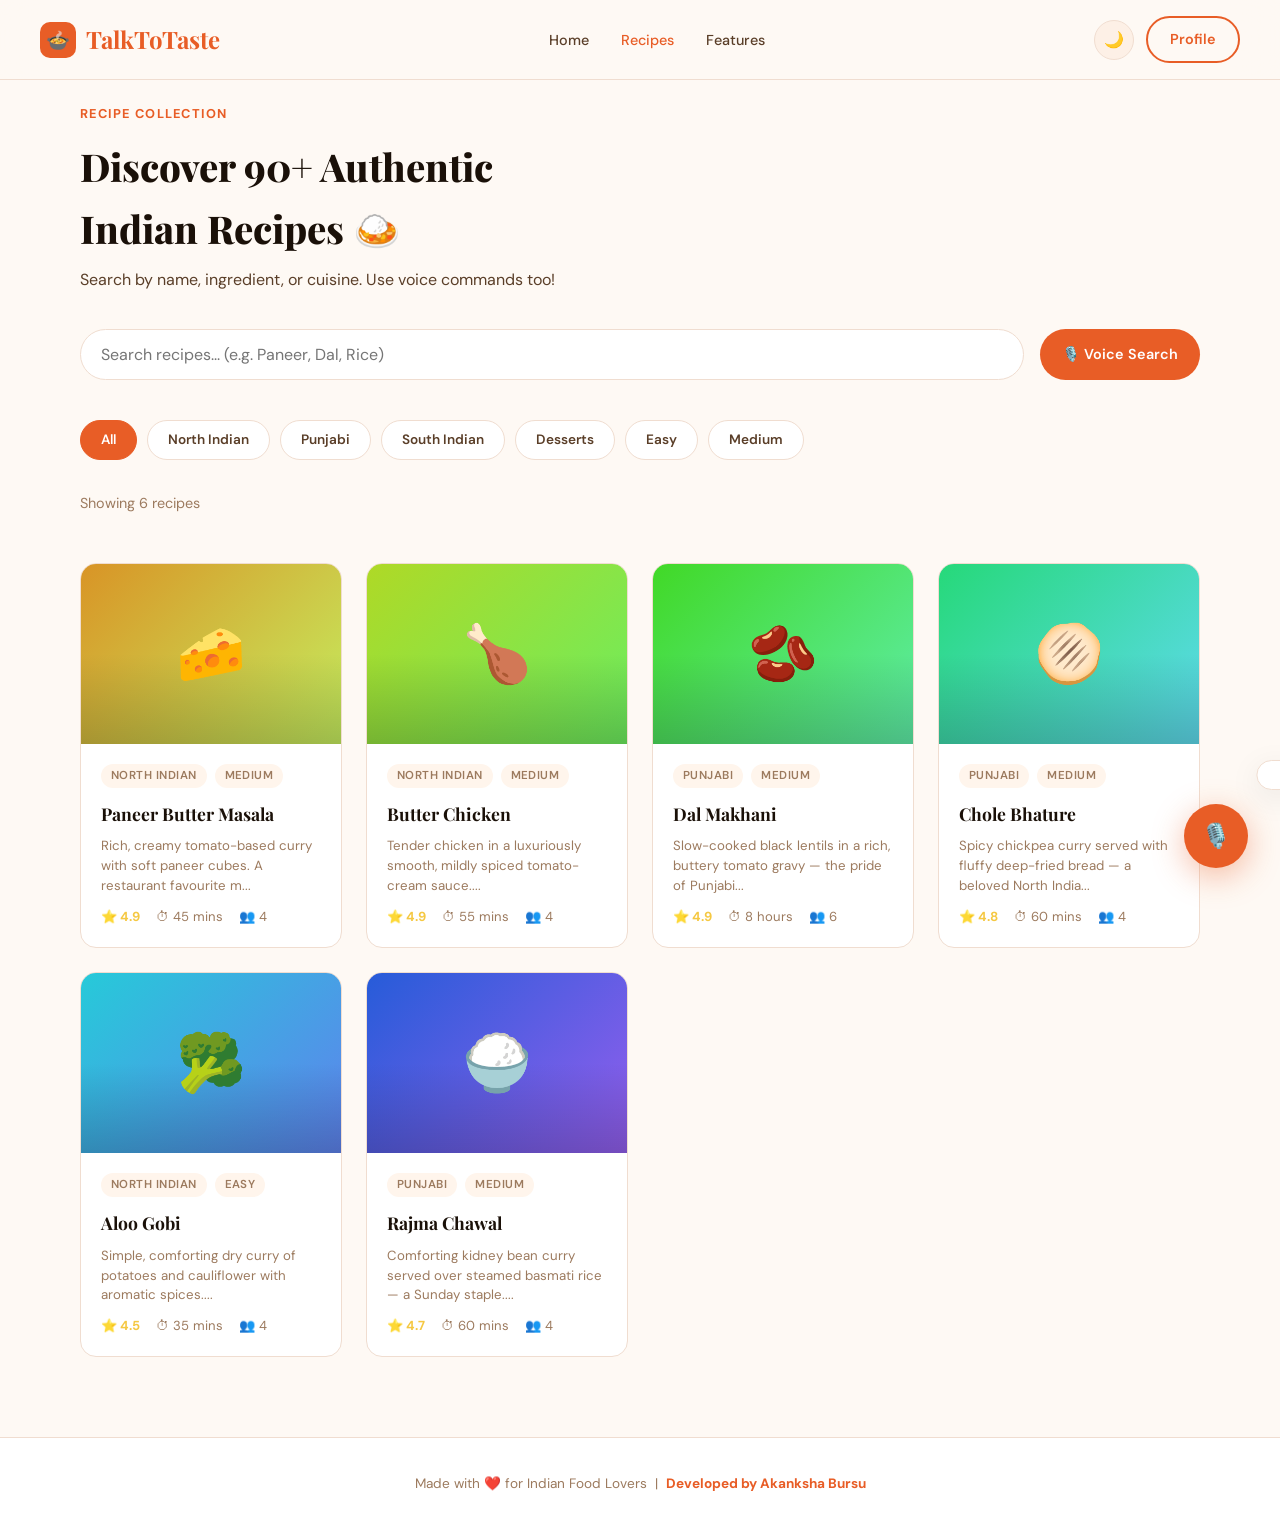
<file: recipes.html>
<!DOCTYPE html>
<html lang="en">
<head>
  <meta charset="UTF-8" />
  <meta name="viewport" content="width=device-width, initial-scale=1" />
  <title>Recipes – TalkToTaste</title>
  <link rel="stylesheet" href="css/style.css" />
  <link href="https://fonts.googleapis.com/css2?family=Playfair+Display:wght@400;600;700;900&family=DM+Sans:wght@300;400;500;600&display=swap" rel="stylesheet" />
  <style>
    .recipes-page { padding: 100px 40px 80px; max-width: 1200px; margin: 0 auto; }
    .search-bar {
      display: flex; gap: 16px; margin-bottom: 40px; flex-wrap: wrap;
    }
    .search-input {
      flex: 1; min-width: 240px; padding: 14px 20px;
      border: 1.5px solid var(--border); border-radius: 100px;
      background: var(--surface); color: var(--text);
      font-family: var(--font-body); font-size: 1rem;
      outline: none; transition: border-color 0.2s;
    }
    .search-input:focus { border-color: var(--primary); }
    .filter-chips { display: flex; gap: 10px; flex-wrap: wrap; margin-bottom: 32px; }
    .filter-chip {
      padding: 8px 20px; border-radius: 100px; font-size: 0.85rem; font-weight: 600;
      border: 1.5px solid var(--border); background: var(--surface);
      color: var(--text2); cursor: pointer; transition: all 0.2s;
    }
    .filter-chip.active, .filter-chip:hover { background: var(--primary); color: white; border-color: var(--primary); }
    .results-count { font-size: 0.9rem; color: var(--text3); margin-bottom: 24px; }
    @media (max-width: 600px) { .recipes-page { padding: 90px 20px 60px; } }
  </style>
</head>
<body>
<nav class="navbar">
  <a href="index.html" class="navbar-brand"><div class="logo-icon">🍲</div> TalkToTaste</a>
  <ul class="navbar-links">
    <li><a href="index.html">Home</a></li>
    <li><a href="recipes.html" style="color:var(--primary);">Recipes</a></li>
    <li><a href="index.html#features">Features</a></li>
  </ul>
  <div class="navbar-actions">
    <button class="theme-btn" onclick="toggleTheme()">🌙</button>
    <a href="profile.html" class="btn btn-outline">Profile</a>
  </div>
</nav>

<div class="recipes-page">
  <span class="section-tag">Recipe Collection</span>
  <h1 class="section-title" style="margin-bottom:8px;">Discover 90+ Authentic<br>Indian Recipes 🍛</h1>
  <p style="color:var(--text2);margin-bottom:36px;">Search by name, ingredient, or cuisine. Use voice commands too!</p>

  <div class="search-bar">
    <input class="search-input" id="searchInput" placeholder="Search recipes... (e.g. Paneer, Dal, Rice)" oninput="filterRecipes()" />
    <button class="btn btn-primary" onclick="voice.toggle()">🎙️ Voice Search</button>
  </div>

  <div class="filter-chips">
    <span class="filter-chip active" onclick="setFilter('all',this)">All</span>
    <span class="filter-chip" onclick="setFilter('North Indian',this)">North Indian</span>
    <span class="filter-chip" onclick="setFilter('Punjabi',this)">Punjabi</span>
    <span class="filter-chip" onclick="setFilter('South Indian',this)">South Indian</span>
    <span class="filter-chip" onclick="setFilter('Desserts',this)">Desserts</span>
    <span class="filter-chip" onclick="setFilter('Easy',this)">Easy</span>
    <span class="filter-chip" onclick="setFilter('Medium',this)">Medium</span>
  </div>

  <div class="results-count" id="resultsCount">Showing 6 recipes</div>
  <div class="recipes-grid" id="recipesGrid"></div>
</div>

<footer style="text-align:center;padding:32px;background:var(--surface);border-top:1px solid var(--border);">
  <span style="color:var(--text3);font-size:0.85rem;">Made with ❤️ for Indian Food Lovers &nbsp;|&nbsp; </span>
  <span style="font-weight:700;color:var(--primary);font-size:0.85rem;">Developed by Akanksha Bursu</span>
</footer>

<div class="voice-indicator">
  <button class="mic-btn" id="micBtn" onclick="voice.toggle()">🎙️</button>
</div>
<div class="toast" id="toast"></div>

<script src="js/recipes.js"></script>
<script src="js/timer.js"></script>
<script src="js/voice.js"></script>
<script>
  let activeFilter = 'all';

  function renderRecipes(list) {
    const grid = document.getElementById('recipesGrid');
    document.getElementById('resultsCount').textContent = `Showing ${list.length} recipe${list.length !== 1 ? 's' : ''}`;
    grid.innerHTML = '';
    if (!list.length) {
      grid.innerHTML = '<p style="color:var(--text3);grid-column:1/-1;text-align:center;padding:60px 0;">No recipes found. Try a different search.</p>';
      return;
    }
    list.forEach(r => {
      const card = document.createElement('a');
      card.href = `recipe-detail.html?id=${r.id}`;
      card.className = 'recipe-card';
      card.innerHTML = `
        <div class="recipe-thumb" style="background:linear-gradient(135deg,hsl(${r.id*37},70%,50%),hsl(${r.id*37+40},80%,65%));">
          <span style="font-size:3.5rem;position:relative;z-index:1;">${r.emoji}</span>
        </div>
        <div class="recipe-info">
          <div class="recipe-tags">
            <span class="tag">${r.cuisine}</span>
            <span class="tag">${r.difficulty}</span>
          </div>
          <div class="recipe-card-title">${r.name}</div>
          <p style="font-size:0.83rem;color:var(--text3);margin-bottom:10px;line-height:1.5;">${r.description.substring(0,80)}...</p>
          <div class="recipe-meta">
            <span class="recipe-rating">⭐ ${r.rating}</span>
            <span>⏱ ${r.time}</span>
            <span>👥 ${r.servings}</span>
          </div>
        </div>`;
      grid.appendChild(card);
    });
  }

  function filterRecipes() {
    const q = document.getElementById('searchInput').value.toLowerCase();
    let list = RECIPES;
    if (activeFilter !== 'all') {
      list = list.filter(r => r.cuisine === activeFilter || r.difficulty === activeFilter);
    }
    if (q) list = list.filter(r => r.name.toLowerCase().includes(q) || r.cuisine.toLowerCase().includes(q) || r.ingredients.some(i => i.toLowerCase().includes(q)));
    renderRecipes(list);
  }

  function setFilter(f, el) {
    activeFilter = f;
    document.querySelectorAll('.filter-chip').forEach(c => c.classList.remove('active'));
    el.classList.add('active');
    filterRecipes();
  }

  // Check URL params
  const params = new URLSearchParams(location.search);
  if (params.get('cuisine')) {
    const c = params.get('cuisine').replace('-', ' ').replace(/\b\w/g, l => l.toUpperCase());
    activeFilter = c;
  }

  renderRecipes(RECIPES);

  const micBtn = document.getElementById('micBtn');
  voice.onStatusChange = (l) => { micBtn.classList.toggle('listening', l); micBtn.textContent = l ? '⏹️' : '🎙️'; };
  voice.onCommand = (text) => {
    document.getElementById('searchInput').value = text;
    filterRecipes();
  };

  function toggleTheme() {
    const isDark = document.body.getAttribute('data-theme') === 'dark';
    if (isDark) { document.body.removeAttribute('data-theme'); localStorage.setItem('theme','light'); }
    else { document.body.setAttribute('data-theme','dark'); localStorage.setItem('theme','dark'); }
  }
</script>
</body>
</html>
</file>
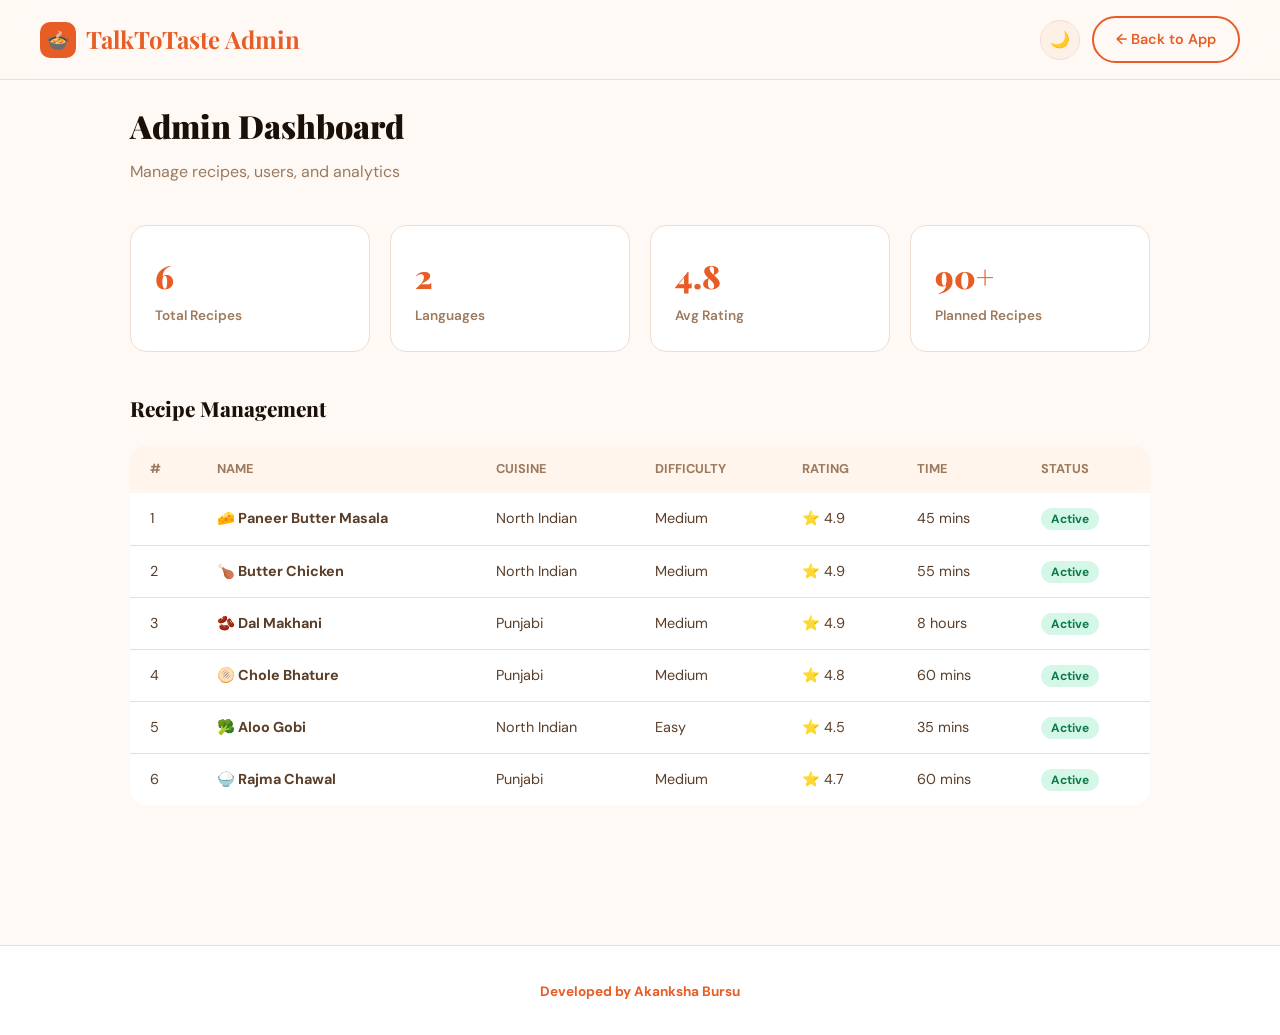
<file: pages/admin.html>
<!DOCTYPE html>
<html lang="en">
<head>
  <meta charset="UTF-8" />
  <meta name="viewport" content="width=device-width, initial-scale=1" />
  <title>Admin – TalkToTaste</title>
  <link rel="stylesheet" href="../css/style.css" />
  <link href="https://fonts.googleapis.com/css2?family=Playfair+Display:wght@400;600;700;900&family=DM+Sans:wght@300;400;500;600&display=swap" rel="stylesheet" />
  <style>
    .admin-page { padding: 100px 40px 80px; max-width: 1100px; margin: 0 auto; }
    .stats-row { display: grid; grid-template-columns: repeat(4, 1fr); gap: 20px; margin-bottom: 40px; }
    .stat-card { background: var(--surface); border: 1px solid var(--border); border-radius: var(--radius); padding: 24px; }
    .stat-card .num { font-family: var(--font-display); font-size: 2rem; font-weight: 900; color: var(--primary); }
    .stat-card .label { font-size: 0.85rem; color: var(--text3); font-weight: 600; margin-top: 4px; }
    table { width: 100%; border-collapse: collapse; background: var(--surface); border-radius: var(--radius); overflow: hidden; }
    th { background: var(--bg2); padding: 14px 20px; text-align: left; font-size: 0.8rem; font-weight: 700; text-transform: uppercase; color: var(--text3); }
    td { padding: 14px 20px; border-bottom: 1px solid var(--border); font-size: 0.9rem; color: var(--text2); }
    tr:last-child td { border-bottom: none; }
    @media (max-width: 700px) { .stats-row { grid-template-columns: 1fr 1fr; } .admin-page { padding: 90px 20px 60px; } }
  </style>
</head>
<body>
<nav class="navbar">
  <a href="../index.html" class="navbar-brand"><div class="logo-icon">🍲</div> TalkToTaste Admin</a>
  <div class="navbar-actions">
    <button class="theme-btn" onclick="toggleTheme()">🌙</button>
    <a href="../index.html" class="btn btn-outline">← Back to App</a>
  </div>
</nav>

<div class="admin-page">
  <h1 style="font-family:var(--font-display);font-size:2rem;font-weight:900;margin-bottom:8px;">Admin Dashboard</h1>
  <p style="color:var(--text3);margin-bottom:40px;">Manage recipes, users, and analytics</p>

  <div class="stats-row">
    <div class="stat-card"><div class="num">6</div><div class="label">Total Recipes</div></div>
    <div class="stat-card"><div class="num">2</div><div class="label">Languages</div></div>
    <div class="stat-card"><div class="num">4.8</div><div class="label">Avg Rating</div></div>
    <div class="stat-card"><div class="num">90+</div><div class="label">Planned Recipes</div></div>
  </div>

  <h2 style="font-family:var(--font-display);font-size:1.3rem;font-weight:800;margin-bottom:20px;">Recipe Management</h2>
  <table>
    <thead>
      <tr>
        <th>#</th><th>Name</th><th>Cuisine</th><th>Difficulty</th><th>Rating</th><th>Time</th><th>Status</th>
      </tr>
    </thead>
    <tbody id="adminTable"></tbody>
  </table>
</div>

<footer style="text-align:center;padding:32px;background:var(--surface);border-top:1px solid var(--border);margin-top:60px;">
  <span style="font-weight:700;color:var(--primary);font-size:0.85rem;">Developed by Akanksha Bursu</span>
</footer>

<script src="../js/recipes.js"></script>
<script src="../js/timer.js"></script>
<script>
  const tbody = document.getElementById('adminTable');
  RECIPES.forEach(r => {
    const tr = document.createElement('tr');
    tr.innerHTML = `<td>${r.id}</td><td><strong>${r.emoji} ${r.name}</strong></td><td>${r.cuisine}</td><td>${r.difficulty}</td><td>⭐ ${r.rating}</td><td>${r.time}</td><td><span style="background:#d4f7e8;color:#0d7a4a;padding:3px 10px;border-radius:100px;font-size:0.75rem;font-weight:700;">Active</span></td>`;
    tbody.appendChild(tr);
  });

  function toggleTheme() {
    const isDark = document.body.getAttribute('data-theme') === 'dark';
    if (isDark) { document.body.removeAttribute('data-theme'); localStorage.setItem('theme','light'); }
    else { document.body.setAttribute('data-theme','dark'); localStorage.setItem('theme','dark'); }
  }
</script>
</body>
</html>
</file>
<file: css/style.css>
/* ===== TalkToTaste - Global Design System ===== */
/* Developed by Akanksha Bursu */

@import url('https://fonts.googleapis.com/css2?family=Playfair+Display:wght@400;600;700;900&family=DM+Sans:wght@300;400;500;600&display=swap');

:root {
  --primary: #e85d26;
  --primary-dark: #c44a18;
  --primary-light: #ff7a45;
  --accent: #f5c842;
  --accent2: #2ec4b6;
  --bg: #fef9f4;
  --bg2: #fff5ec;
  --surface: #ffffff;
  --surface2: #fdf0e6;
  --text: #1a1008;
  --text2: #5a3e28;
  --text3: #9c7a5e;
  --border: #f0ddd0;
  --shadow: rgba(232, 93, 38, 0.12);
  --shadow2: rgba(0,0,0,0.08);
  --radius: 16px;
  --radius-sm: 8px;
  --radius-lg: 24px;
  --font-display: 'Playfair Display', Georgia, serif;
  --font-body: 'DM Sans', sans-serif;
  --transition: 0.25s cubic-bezier(0.4, 0, 0.2, 1);
}

[data-theme="dark"] {
  --primary: #ff7a45;
  --primary-dark: #e85d26;
  --primary-light: #ffa07a;
  --accent: #f5c842;
  --bg: #0f0a05;
  --bg2: #1a1008;
  --surface: #1e1409;
  --surface2: #2a1e10;
  --text: #fef3e8;
  --text2: #d4a882;
  --text3: #8a6a50;
  --border: #3a2510;
  --shadow: rgba(255, 122, 69, 0.15);
}

* {
  margin: 0;
  padding: 0;
  box-sizing: border-box;
}

html {
  scroll-behavior: smooth;
}

body {
  font-family: var(--font-body);
  background: var(--bg);
  color: var(--text);
  line-height: 1.6;
  transition: background var(--transition), color var(--transition);
}

a {
  text-decoration: none;
  color: inherit;
}

img {
  max-width: 100%;
}

/* ===== NAVBAR ===== */
.navbar {
  position: fixed;
  top: 0;
  left: 0;
  right: 0;
  z-index: 100;
  display: flex;
  align-items: center;
  justify-content: space-between;
  padding: 16px 40px;
  background: rgba(254, 249, 244, 0.92);
  backdrop-filter: blur(20px);
  border-bottom: 1px solid var(--border);
  transition: all var(--transition);
}

[data-theme="dark"] .navbar {
  background: rgba(15, 10, 5, 0.92);
}

.navbar-brand {
  display: flex;
  align-items: center;
  gap: 10px;
  font-family: var(--font-display);
  font-size: 1.5rem;
  font-weight: 700;
  color: var(--primary);
}

.navbar-brand .logo-icon {
  width: 36px;
  height: 36px;
  background: var(--primary);
  border-radius: 10px;
  display: flex;
  align-items: center;
  justify-content: center;
  font-size: 1.2rem;
}

.navbar-links {
  display: flex;
  align-items: center;
  gap: 32px;
  list-style: none;
}

.navbar-links a {
  font-size: 0.9rem;
  font-weight: 500;
  color: var(--text2);
  transition: color var(--transition);
}

.navbar-links a:hover {
  color: var(--primary);
}

.navbar-actions {
  display: flex;
  align-items: center;
  gap: 12px;
}

.btn {
  display: inline-flex;
  align-items: center;
  gap: 8px;
  padding: 10px 22px;
  border-radius: 100px;
  font-family: var(--font-body);
  font-size: 0.9rem;
  font-weight: 600;
  cursor: pointer;
  border: none;
  transition: all var(--transition);
}

.btn-primary {
  background: var(--primary);
  color: white;
}

.btn-primary:hover {
  background: var(--primary-dark);
  transform: translateY(-1px);
  box-shadow: 0 8px 24px var(--shadow);
}

.btn-outline {
  background: transparent;
  color: var(--primary);
  border: 2px solid var(--primary);
}

.btn-outline:hover {
  background: var(--primary);
  color: white;
}

.theme-btn {
  background: var(--surface2);
  border: 1px solid var(--border);
  color: var(--text2);
  width: 40px;
  height: 40px;
  border-radius: 50%;
  cursor: pointer;
  font-size: 1rem;
  display: flex;
  align-items: center;
  justify-content: center;
  transition: all var(--transition);
}

.theme-btn:hover {
  background: var(--primary);
  color: white;
  border-color: var(--primary);
}

/* ===== HERO ===== */
.hero {
  min-height: 100vh;
  display: flex;
  align-items: center;
  padding: 120px 40px 80px;
  position: relative;
  overflow: hidden;
}

.hero-bg {
  position: absolute;
  inset: 0;
  background: radial-gradient(ellipse at 70% 50%, rgba(232, 93, 38, 0.08) 0%, transparent 60%),
              radial-gradient(ellipse at 20% 80%, rgba(245, 200, 66, 0.06) 0%, transparent 50%);
  pointer-events: none;
}

.hero-content {
  max-width: 600px;
  position: relative;
  z-index: 1;
}

.hero-badge {
  display: inline-flex;
  align-items: center;
  gap: 8px;
  background: var(--surface2);
  border: 1px solid var(--border);
  border-radius: 100px;
  padding: 6px 16px;
  font-size: 0.8rem;
  font-weight: 600;
  color: var(--primary);
  margin-bottom: 24px;
  animation: fadeInUp 0.6s ease both;
}

.hero h1 {
  font-family: var(--font-display);
  font-size: clamp(2.5rem, 5vw, 4rem);
  font-weight: 900;
  line-height: 1.15;
  color: var(--text);
  margin-bottom: 20px;
  animation: fadeInUp 0.6s ease 0.1s both;
}

.hero h1 span {
  color: var(--primary);
}

.hero p {
  font-size: 1.1rem;
  color: var(--text2);
  margin-bottom: 36px;
  animation: fadeInUp 0.6s ease 0.2s both;
}

.hero-btns {
  display: flex;
  gap: 16px;
  flex-wrap: wrap;
  animation: fadeInUp 0.6s ease 0.3s both;
}

.hero-stats {
  display: flex;
  gap: 40px;
  margin-top: 60px;
  animation: fadeInUp 0.6s ease 0.4s both;
}

.stat {
  text-align: center;
}

.stat-num {
  font-family: var(--font-display);
  font-size: 2rem;
  font-weight: 900;
  color: var(--primary);
  display: block;
}

.stat-label {
  font-size: 0.8rem;
  color: var(--text3);
  font-weight: 500;
}

.hero-visual {
  position: absolute;
  right: 5%;
  top: 50%;
  transform: translateY(-50%);
  width: 420px;
  animation: fadeInRight 0.8s ease 0.3s both;
}

/* ===== FLOATING CARD ===== */
.cooking-card {
  background: var(--surface);
  border: 1px solid var(--border);
  border-radius: var(--radius-lg);
  padding: 28px;
  box-shadow: 0 24px 80px var(--shadow), 0 8px 32px var(--shadow2);
}

.card-header {
  display: flex;
  align-items: center;
  justify-content: space-between;
  margin-bottom: 16px;
}

.card-title {
  font-size: 0.8rem;
  font-weight: 600;
  color: var(--text3);
  text-transform: uppercase;
  letter-spacing: 0.05em;
}

.status-badge {
  background: #d4f7e8;
  color: #0d7a4a;
  font-size: 0.75rem;
  font-weight: 700;
  padding: 4px 12px;
  border-radius: 100px;
}

.recipe-name {
  font-family: var(--font-display);
  font-size: 1.3rem;
  font-weight: 700;
  color: var(--text);
  margin-bottom: 4px;
}

.step-info {
  font-size: 0.85rem;
  color: var(--text3);
  margin-bottom: 16px;
}

.step-text {
  background: var(--bg2);
  border-radius: var(--radius-sm);
  padding: 14px;
  font-size: 0.9rem;
  color: var(--text2);
  line-height: 1.6;
  margin-bottom: 16px;
}

.voice-hint {
  display: flex;
  align-items: center;
  gap: 8px;
  font-size: 0.8rem;
  color: var(--primary);
  font-weight: 600;
}

.pulse-dot {
  width: 10px;
  height: 10px;
  border-radius: 50%;
  background: var(--primary);
  animation: pulse 1.5s ease infinite;
}

.ingredient-chips {
  display: flex;
  gap: 8px;
  margin-top: 16px;
  flex-wrap: wrap;
}

.chip {
  background: var(--bg2);
  border: 1px solid var(--border);
  border-radius: 100px;
  padding: 4px 12px;
  font-size: 0.8rem;
  color: var(--text2);
}

/* ===== SECTIONS ===== */
.section {
  padding: 80px 40px;
  max-width: 1200px;
  margin: 0 auto;
}

.section-tag {
  display: inline-block;
  font-size: 0.8rem;
  font-weight: 700;
  text-transform: uppercase;
  letter-spacing: 0.1em;
  color: var(--primary);
  margin-bottom: 12px;
}

.section-title {
  font-family: var(--font-display);
  font-size: clamp(1.8rem, 3vw, 2.5rem);
  font-weight: 800;
  color: var(--text);
  margin-bottom: 16px;
}

.section-subtitle {
  font-size: 1rem;
  color: var(--text2);
  max-width: 500px;
}

/* ===== FEATURES GRID ===== */
.features-grid {
  display: grid;
  grid-template-columns: repeat(auto-fill, minmax(280px, 1fr));
  gap: 24px;
  margin-top: 48px;
}

.feature-card {
  background: var(--surface);
  border: 1px solid var(--border);
  border-radius: var(--radius);
  padding: 28px;
  transition: all var(--transition);
  cursor: default;
}

.feature-card:hover {
  transform: translateY(-4px);
  box-shadow: 0 16px 48px var(--shadow);
  border-color: var(--primary);
}

.feature-icon {
  width: 52px;
  height: 52px;
  background: var(--bg2);
  border-radius: 14px;
  display: flex;
  align-items: center;
  justify-content: center;
  font-size: 1.5rem;
  margin-bottom: 16px;
}

.feature-title {
  font-family: var(--font-display);
  font-size: 1.1rem;
  font-weight: 700;
  color: var(--text);
  margin-bottom: 8px;
}

.feature-desc {
  font-size: 0.9rem;
  color: var(--text2);
  line-height: 1.6;
}

/* ===== RECIPE CARDS ===== */
.recipes-grid {
  display: grid;
  grid-template-columns: repeat(auto-fill, minmax(260px, 1fr));
  gap: 24px;
  margin-top: 48px;
}

.recipe-card {
  background: var(--surface);
  border: 1px solid var(--border);
  border-radius: var(--radius);
  overflow: hidden;
  transition: all var(--transition);
  cursor: pointer;
}

.recipe-card:hover {
  transform: translateY(-6px);
  box-shadow: 0 20px 60px var(--shadow);
}

.recipe-thumb {
  height: 180px;
  background: linear-gradient(135deg, var(--primary) 0%, var(--accent) 100%);
  display: flex;
  align-items: center;
  justify-content: center;
  font-size: 4rem;
  position: relative;
  overflow: hidden;
}

.recipe-thumb::after {
  content: '';
  position: absolute;
  inset: 0;
  background: linear-gradient(to bottom, transparent 50%, rgba(0,0,0,0.2));
}

.recipe-info {
  padding: 20px;
}

.recipe-tags {
  display: flex;
  gap: 8px;
  margin-bottom: 12px;
  flex-wrap: wrap;
}

.tag {
  background: var(--bg2);
  color: var(--text3);
  font-size: 0.72rem;
  font-weight: 600;
  padding: 3px 10px;
  border-radius: 100px;
  text-transform: uppercase;
  letter-spacing: 0.04em;
}

.recipe-card-title {
  font-family: var(--font-display);
  font-size: 1.1rem;
  font-weight: 700;
  color: var(--text);
  margin-bottom: 8px;
}

.recipe-meta {
  display: flex;
  gap: 16px;
  font-size: 0.82rem;
  color: var(--text3);
}

.recipe-rating {
  display: flex;
  align-items: center;
  gap: 4px;
  color: var(--accent);
  font-weight: 700;
}

/* ===== VOICE COMMANDS TABLE ===== */
.commands-section {
  background: var(--surface);
  border: 1px solid var(--border);
  border-radius: var(--radius-lg);
  overflow: hidden;
  margin-top: 48px;
}

.commands-header {
  background: var(--primary);
  color: white;
  padding: 20px 28px;
  display: flex;
  align-items: center;
  gap: 12px;
  font-family: var(--font-display);
  font-size: 1.1rem;
  font-weight: 700;
}

.commands-tabs {
  display: flex;
  border-bottom: 1px solid var(--border);
  background: var(--surface2);
}

.cmd-tab {
  padding: 14px 24px;
  font-size: 0.85rem;
  font-weight: 600;
  color: var(--text3);
  cursor: pointer;
  border-bottom: 2px solid transparent;
  transition: all var(--transition);
}

.cmd-tab.active {
  color: var(--primary);
  border-bottom-color: var(--primary);
}

.commands-table {
  width: 100%;
  border-collapse: collapse;
}

.commands-table th {
  background: var(--bg2);
  padding: 12px 24px;
  text-align: left;
  font-size: 0.8rem;
  font-weight: 700;
  text-transform: uppercase;
  letter-spacing: 0.05em;
  color: var(--text3);
}

.commands-table td {
  padding: 14px 24px;
  border-bottom: 1px solid var(--border);
  font-size: 0.9rem;
}

.commands-table tr:last-child td {
  border-bottom: none;
}

.commands-table tr:hover td {
  background: var(--bg2);
}

.cmd-en { color: var(--text); font-weight: 500; }
.cmd-hi { color: var(--text2); font-family: 'Noto Sans Devanagari', sans-serif; }

/* ===== HOW IT WORKS ===== */
.steps-grid {
  display: grid;
  grid-template-columns: repeat(auto-fill, minmax(220px, 1fr));
  gap: 24px;
  margin-top: 48px;
  position: relative;
}

.step-card {
  text-align: center;
  padding: 32px 20px;
  position: relative;
}

.step-num {
  width: 56px;
  height: 56px;
  background: var(--primary);
  color: white;
  border-radius: 50%;
  display: flex;
  align-items: center;
  justify-content: center;
  font-family: var(--font-display);
  font-size: 1.3rem;
  font-weight: 900;
  margin: 0 auto 20px;
}

.step-title {
  font-family: var(--font-display);
  font-size: 1.1rem;
  font-weight: 700;
  color: var(--text);
  margin-bottom: 8px;
}

.step-desc {
  font-size: 0.9rem;
  color: var(--text2);
  line-height: 1.6;
}

/* ===== FOOTER ===== */
footer {
  background: var(--surface);
  border-top: 1px solid var(--border);
  padding: 60px 40px 30px;
}

.footer-grid {
  max-width: 1200px;
  margin: 0 auto;
  display: grid;
  grid-template-columns: 2fr 1fr 1fr 1fr;
  gap: 48px;
  margin-bottom: 48px;
}

.footer-brand p {
  font-size: 0.9rem;
  color: var(--text2);
  margin-top: 12px;
  max-width: 280px;
  line-height: 1.7;
}

.footer-col h4 {
  font-family: var(--font-display);
  font-size: 1rem;
  font-weight: 700;
  color: var(--text);
  margin-bottom: 16px;
}

.footer-col ul {
  list-style: none;
  display: flex;
  flex-direction: column;
  gap: 10px;
}

.footer-col ul a {
  font-size: 0.88rem;
  color: var(--text2);
  transition: color var(--transition);
}

.footer-col ul a:hover {
  color: var(--primary);
}

.footer-bottom {
  max-width: 1200px;
  margin: 0 auto;
  padding-top: 24px;
  border-top: 1px solid var(--border);
  display: flex;
  align-items: center;
  justify-content: space-between;
  font-size: 0.85rem;
  color: var(--text3);
}

/* ===== VOICE INDICATOR ===== */
.voice-indicator {
  position: fixed;
  bottom: 32px;
  right: 32px;
  z-index: 200;
}

.mic-btn {
  width: 64px;
  height: 64px;
  border-radius: 50%;
  background: var(--primary);
  color: white;
  border: none;
  cursor: pointer;
  font-size: 1.5rem;
  display: flex;
  align-items: center;
  justify-content: center;
  box-shadow: 0 8px 32px rgba(232, 93, 38, 0.4);
  transition: all var(--transition);
  position: relative;
}

.mic-btn:hover {
  transform: scale(1.1);
  box-shadow: 0 12px 40px rgba(232, 93, 38, 0.5);
}

.mic-btn.listening {
  background: #e53e3e;
  animation: micPulse 1s ease infinite;
}

.mic-btn.listening::before {
  content: '';
  position: absolute;
  inset: -8px;
  border-radius: 50%;
  border: 2px solid rgba(229, 62, 62, 0.4);
  animation: ripple 1s ease infinite;
}

/* ===== TOAST NOTIFICATION ===== */
.toast {
  position: fixed;
  bottom: 110px;
  right: 32px;
  background: var(--surface);
  border: 1px solid var(--border);
  border-radius: var(--radius);
  padding: 14px 20px;
  box-shadow: 0 8px 32px var(--shadow2);
  font-size: 0.9rem;
  color: var(--text);
  max-width: 300px;
  z-index: 200;
  transform: translateX(120%);
  transition: transform 0.3s cubic-bezier(0.34, 1.56, 0.64, 1);
}

.toast.show {
  transform: translateX(0);
}

/* ===== ANIMATIONS ===== */
@keyframes fadeInUp {
  from { opacity: 0; transform: translateY(20px); }
  to { opacity: 1; transform: translateY(0); }
}

@keyframes fadeInRight {
  from { opacity: 0; transform: translateY(-50%) translateX(40px); }
  to { opacity: 1; transform: translateY(-50%) translateX(0); }
}

@keyframes pulse {
  0%, 100% { opacity: 1; transform: scale(1); }
  50% { opacity: 0.5; transform: scale(0.8); }
}

@keyframes micPulse {
  0%, 100% { transform: scale(1); }
  50% { transform: scale(1.08); }
}

@keyframes ripple {
  0% { opacity: 1; transform: scale(1); }
  100% { opacity: 0; transform: scale(1.5); }
}

/* ===== RESPONSIVE ===== */
@media (max-width: 1024px) {
  .hero-visual { display: none; }
  .footer-grid { grid-template-columns: 1fr 1fr; }
}

@media (max-width: 768px) {
  .navbar { padding: 16px 20px; }
  .navbar-links { display: none; }
  .hero { padding: 100px 20px 60px; }
  .section { padding: 60px 20px; }
  .hero-stats { gap: 24px; }
  .footer-grid { grid-template-columns: 1fr; gap: 32px; }
  .footer-bottom { flex-direction: column; gap: 12px; text-align: center; }
}
</file>
